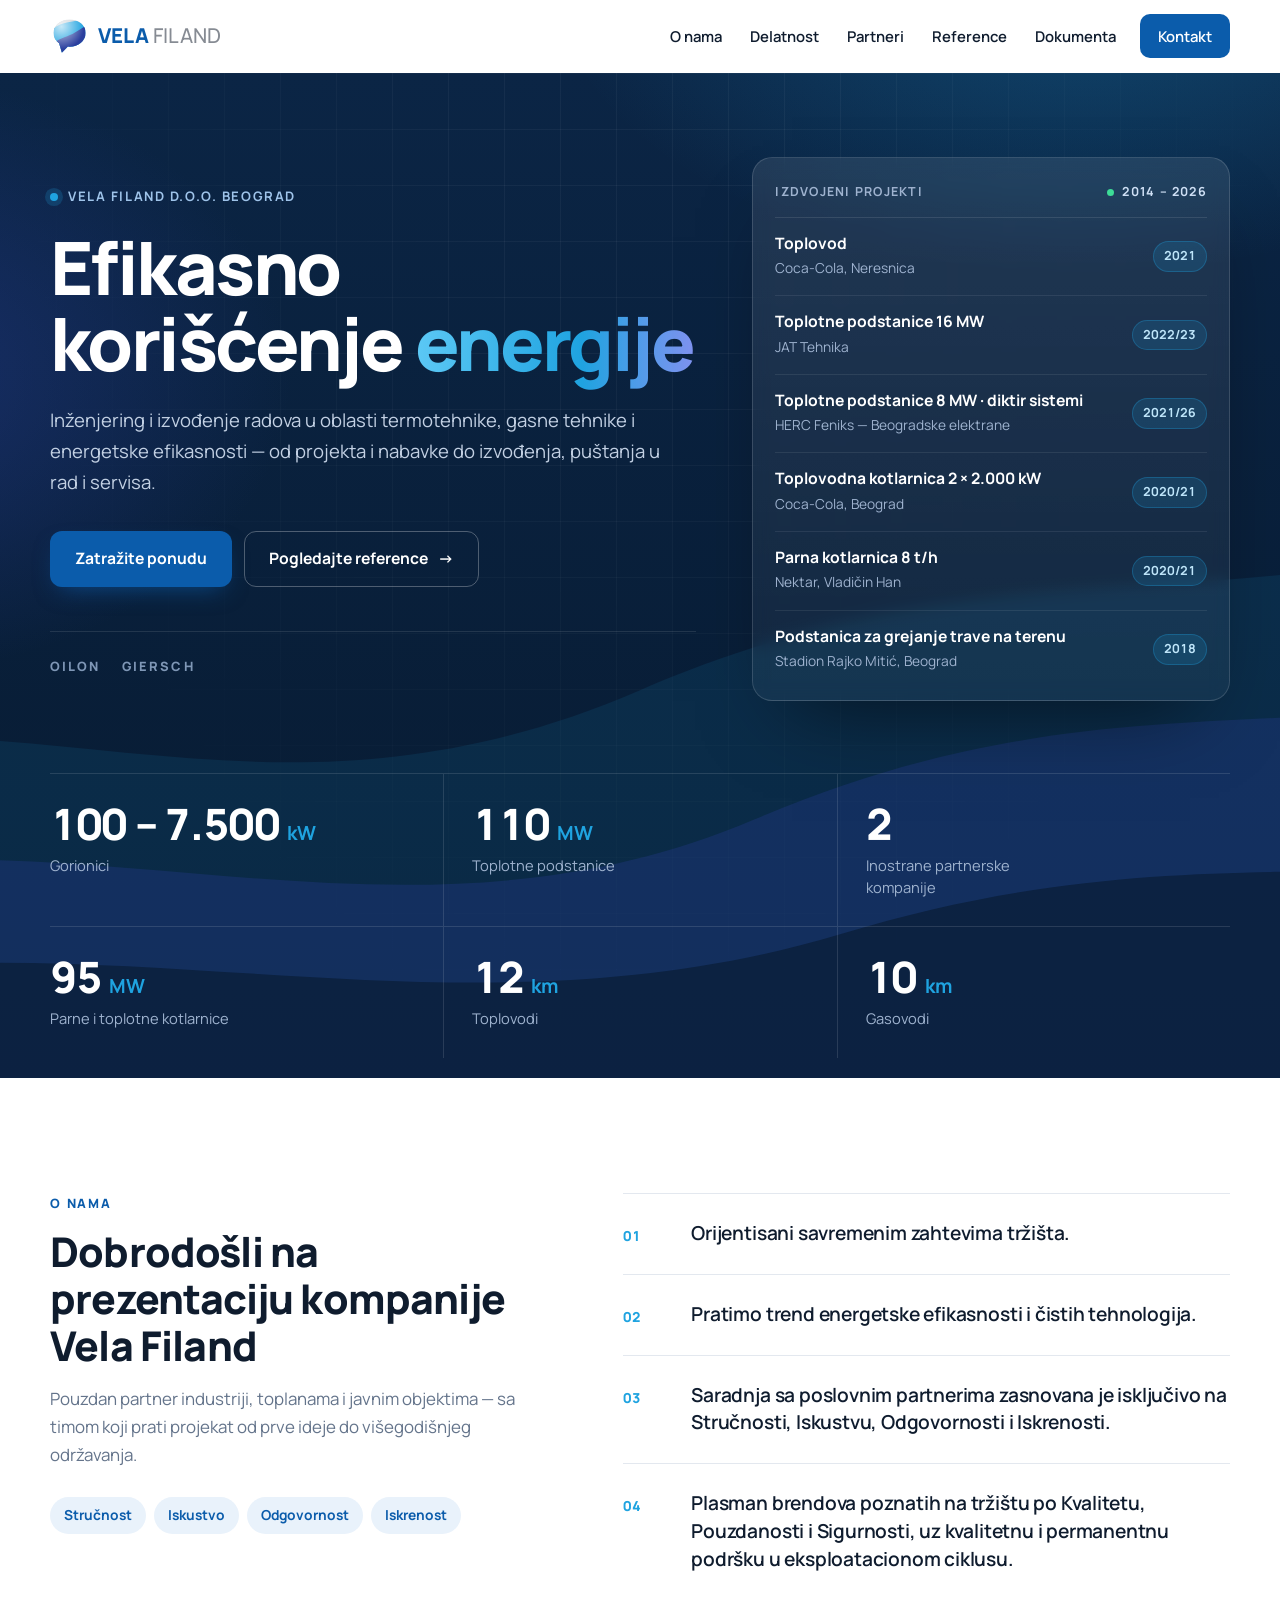
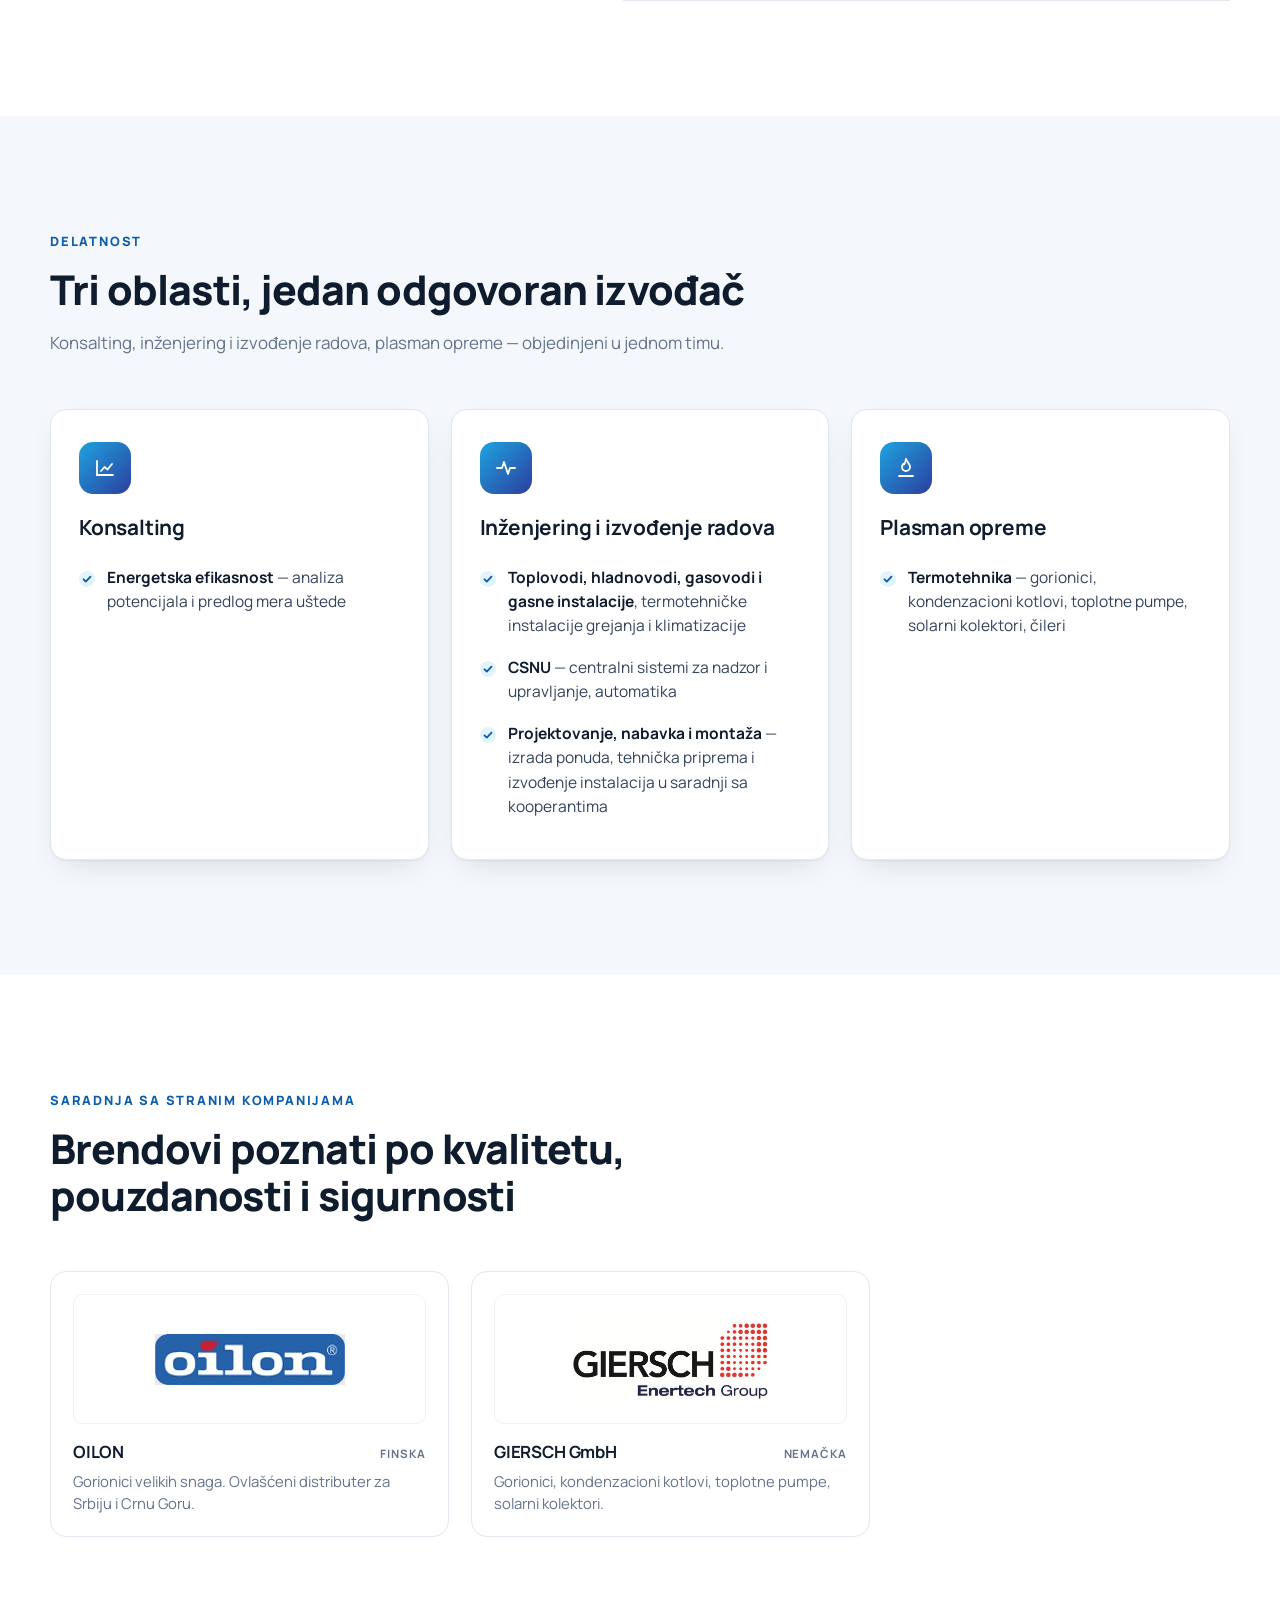
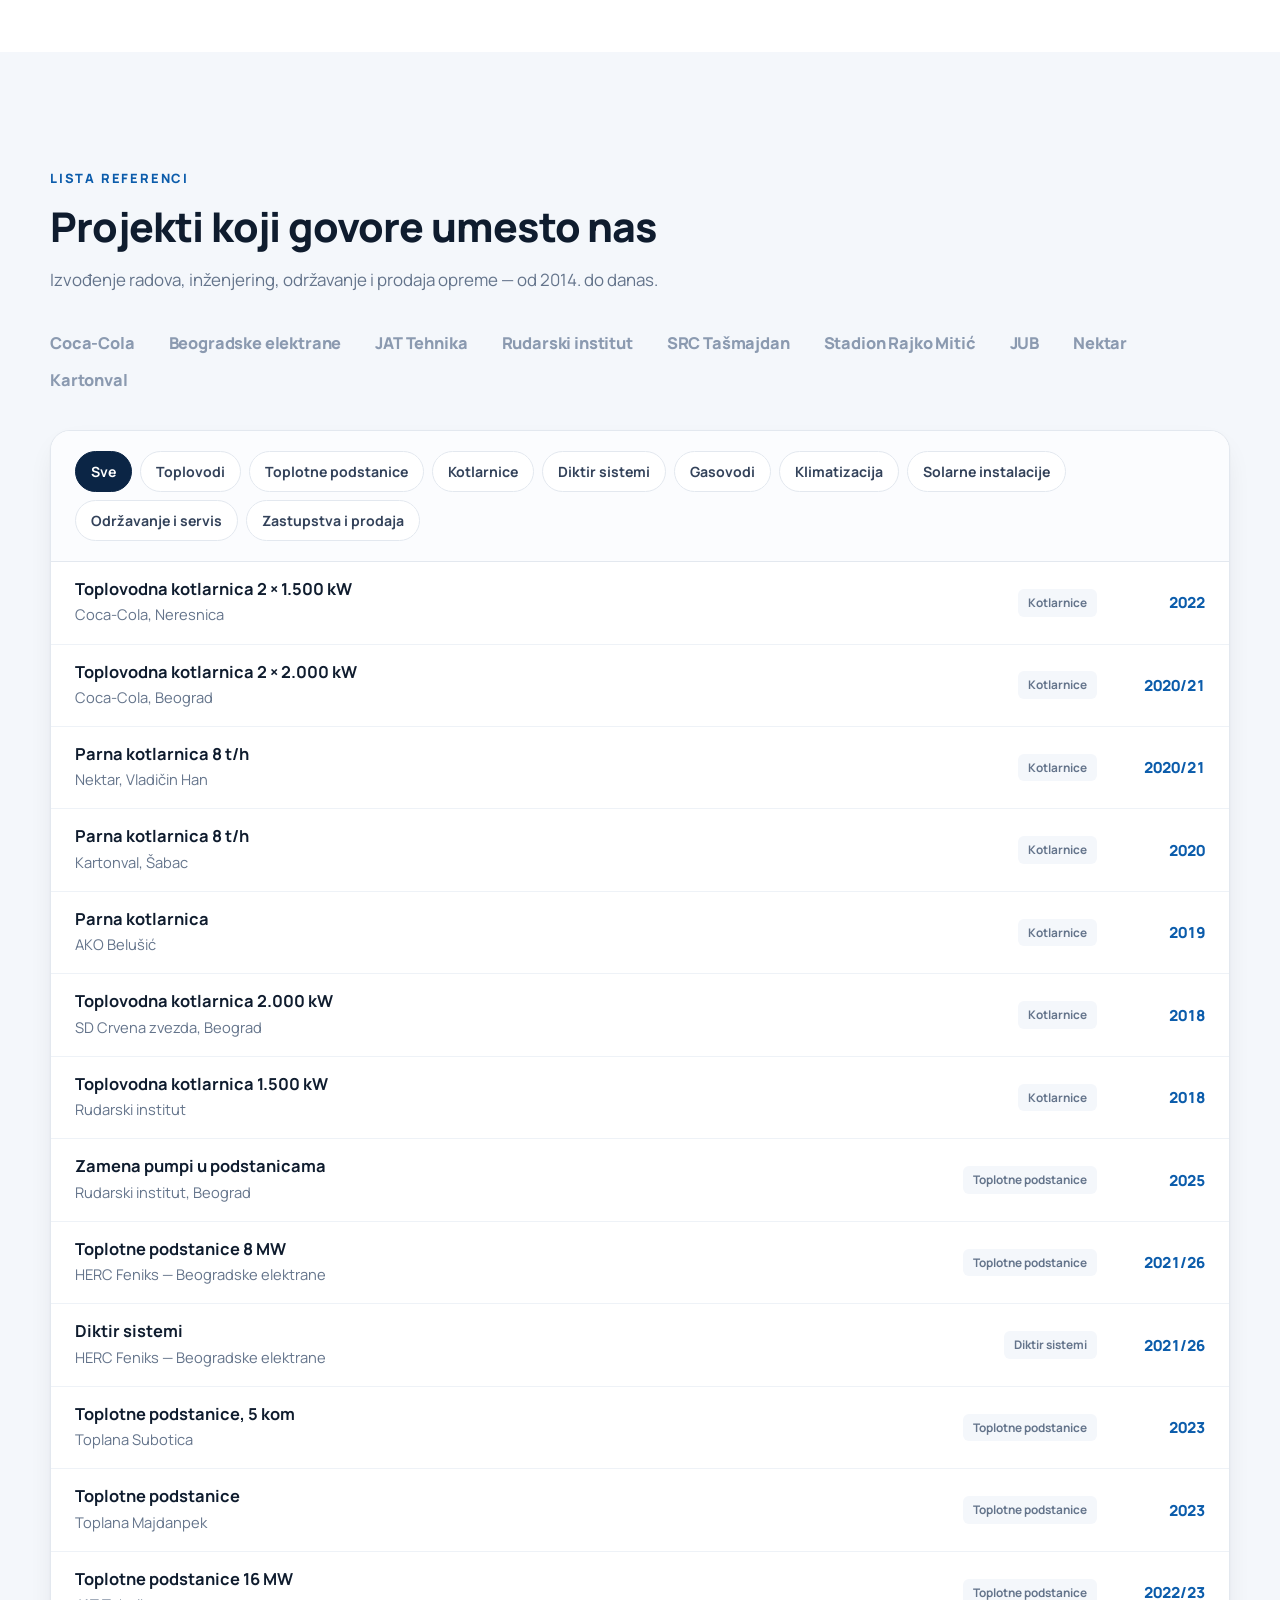
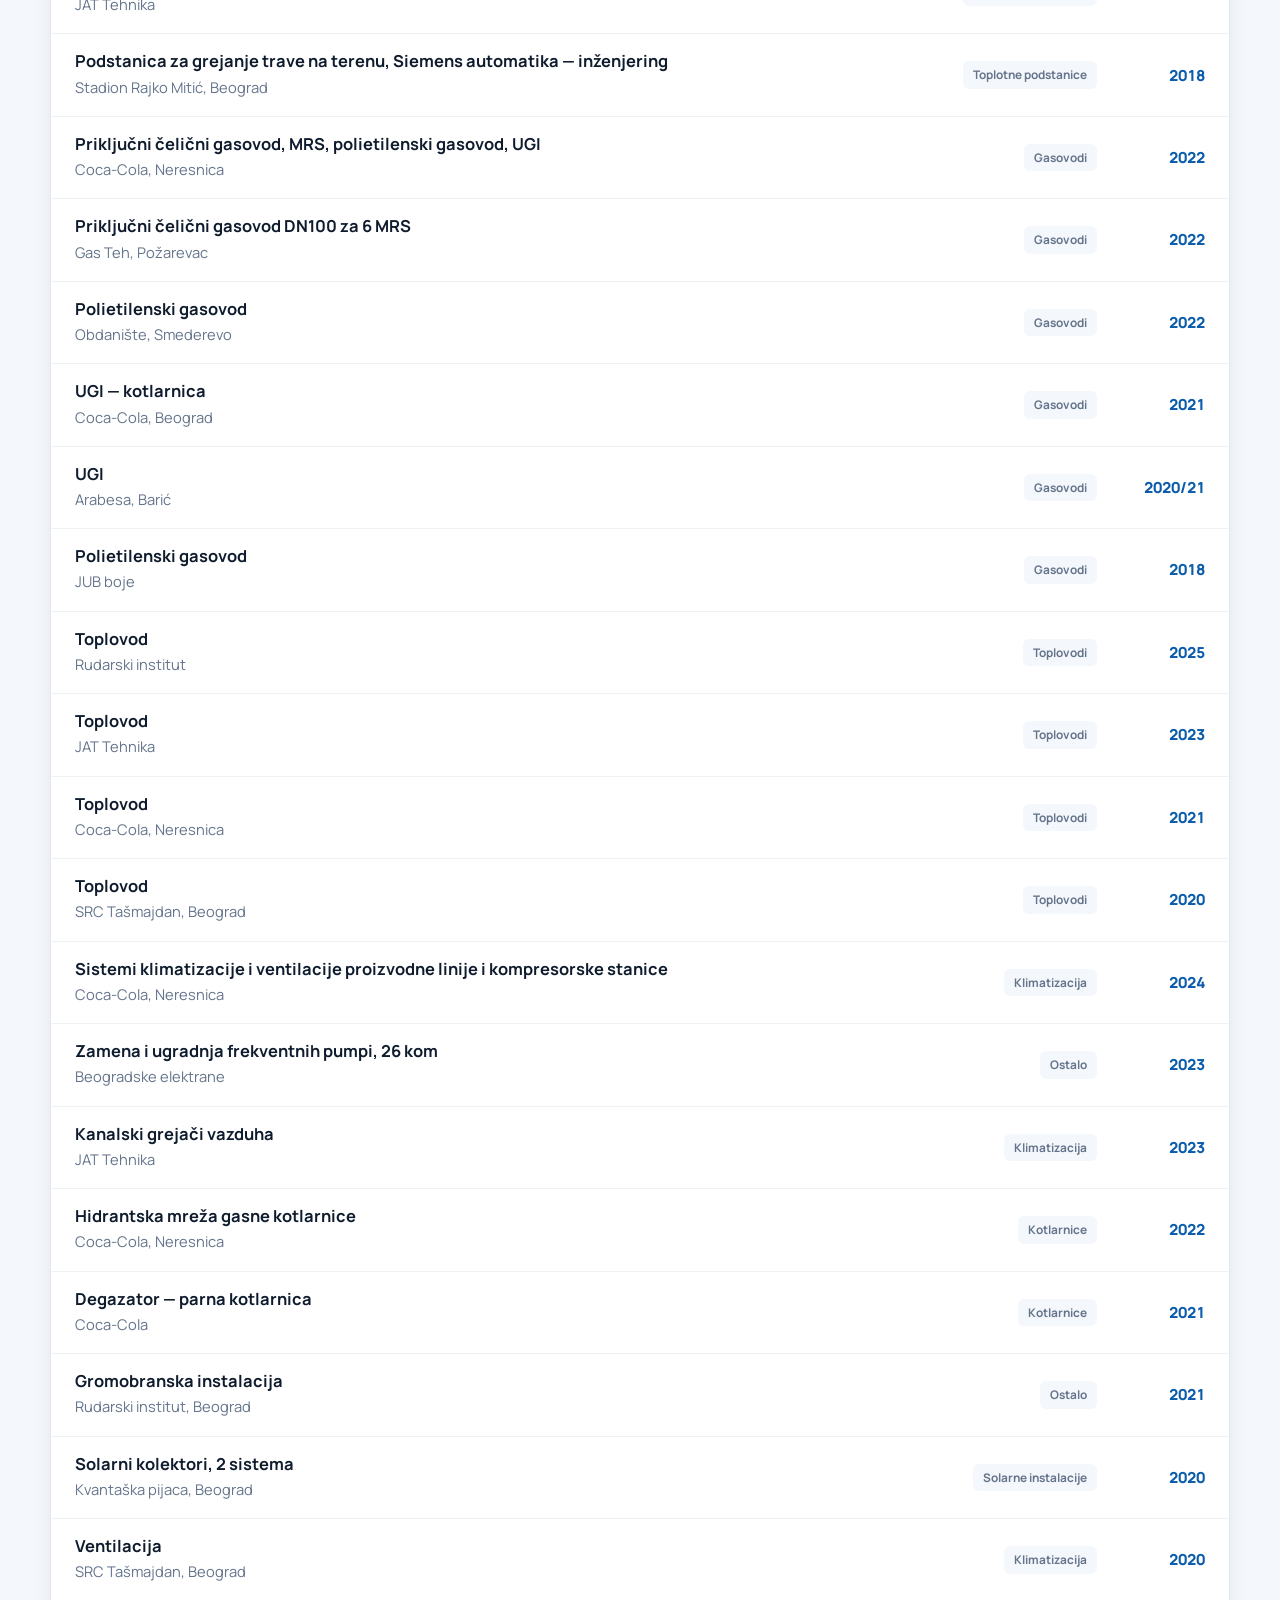
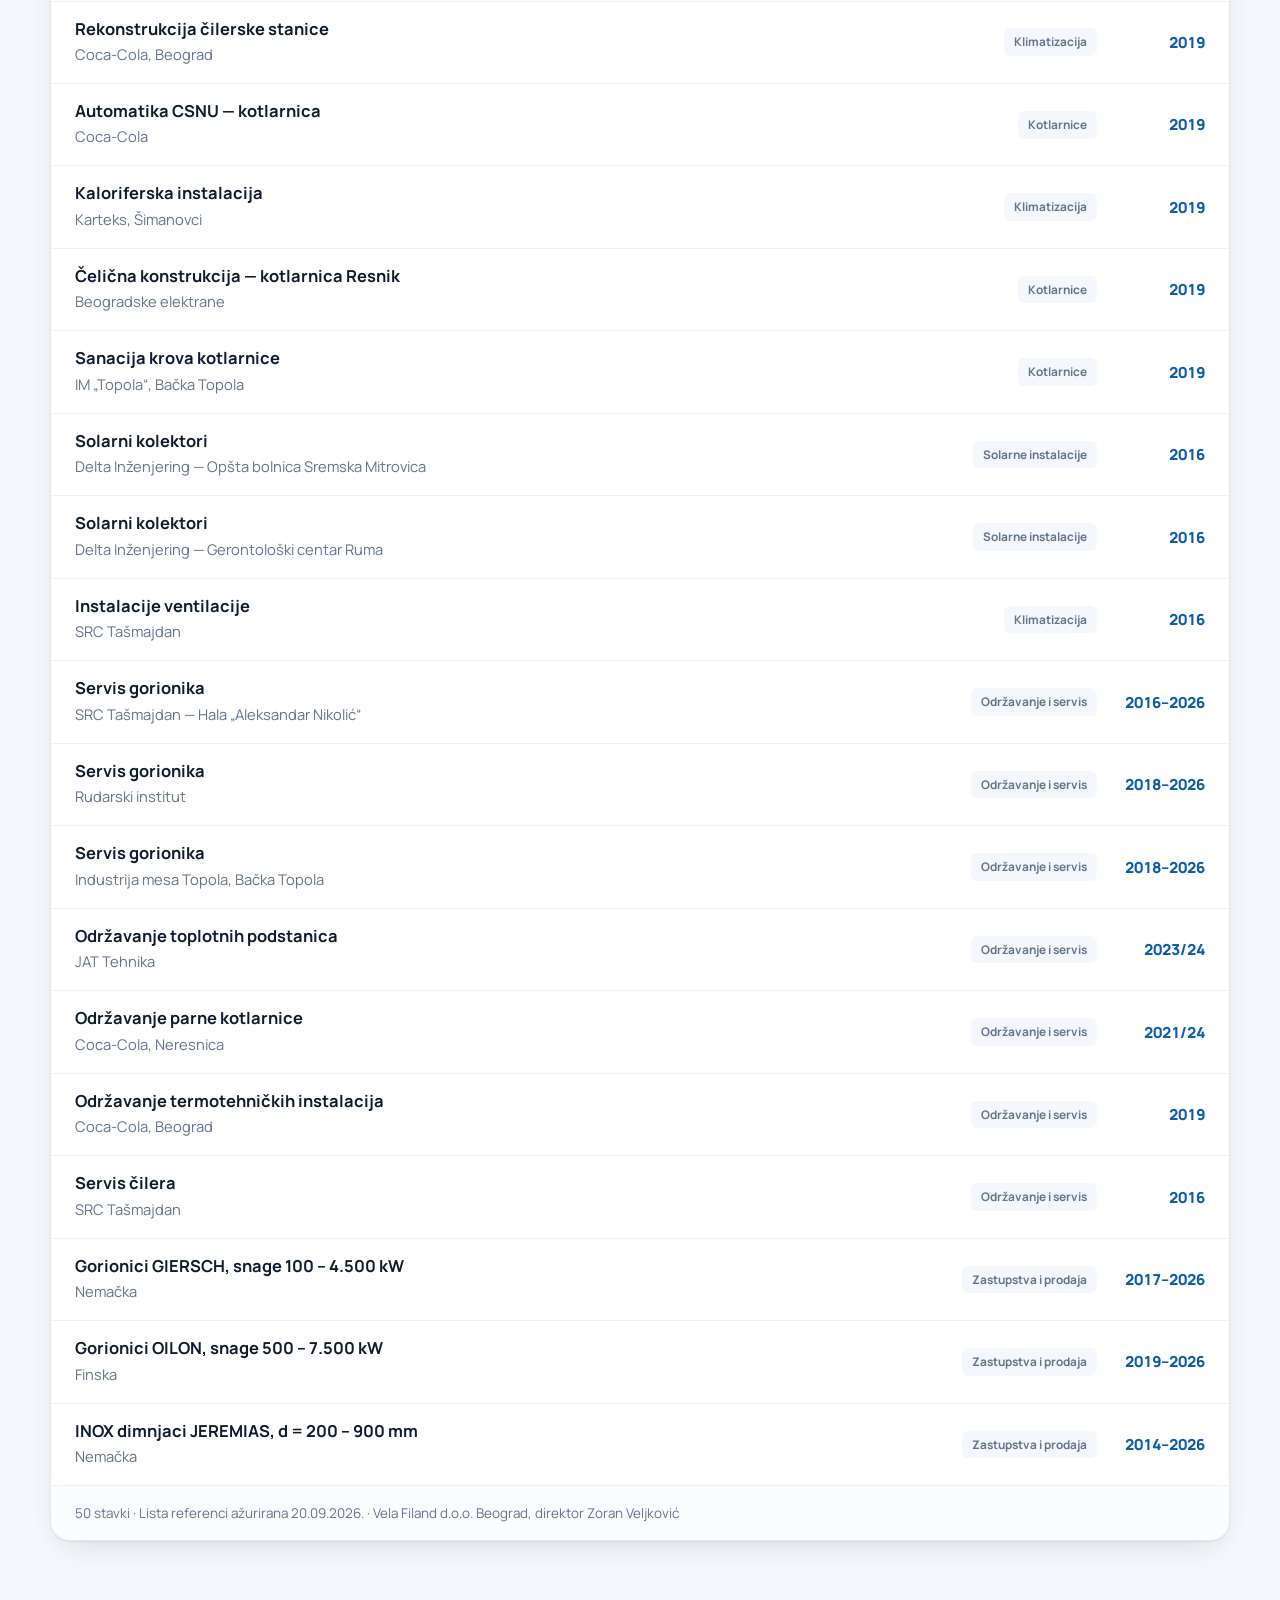
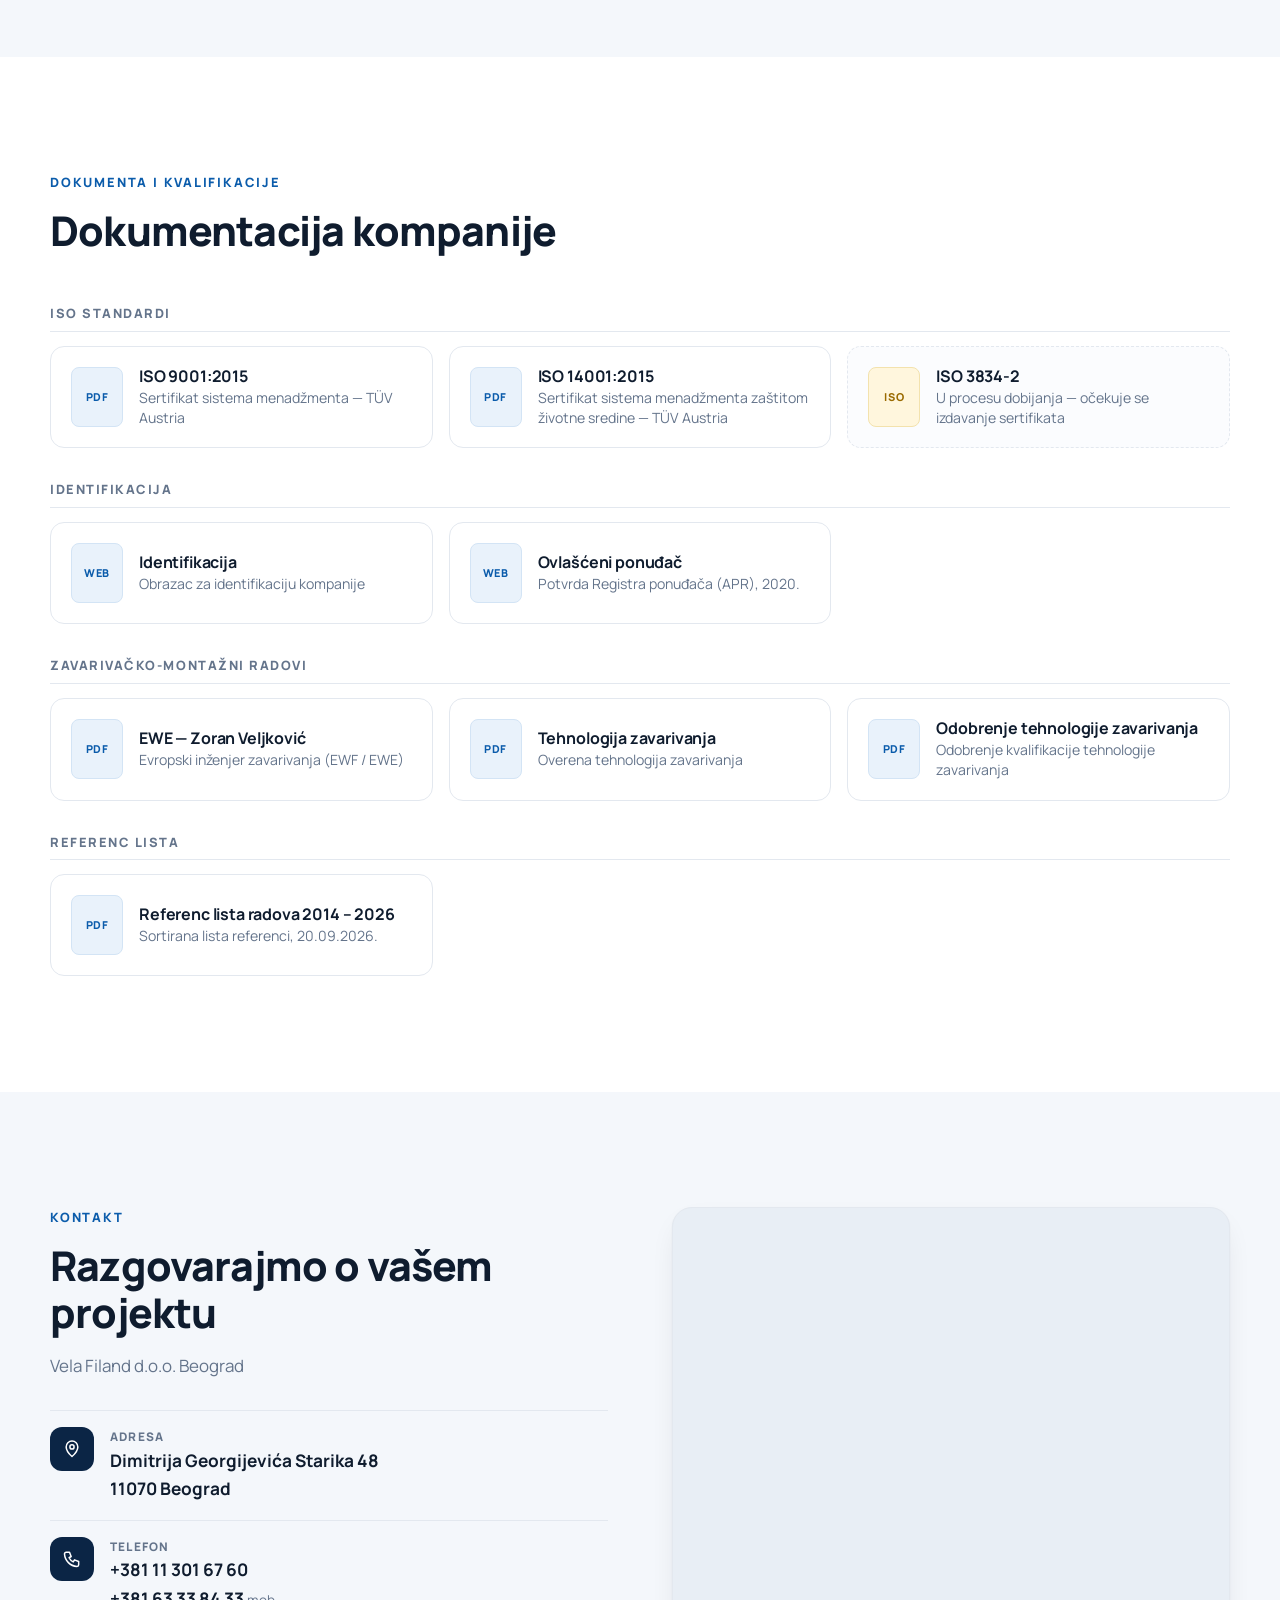
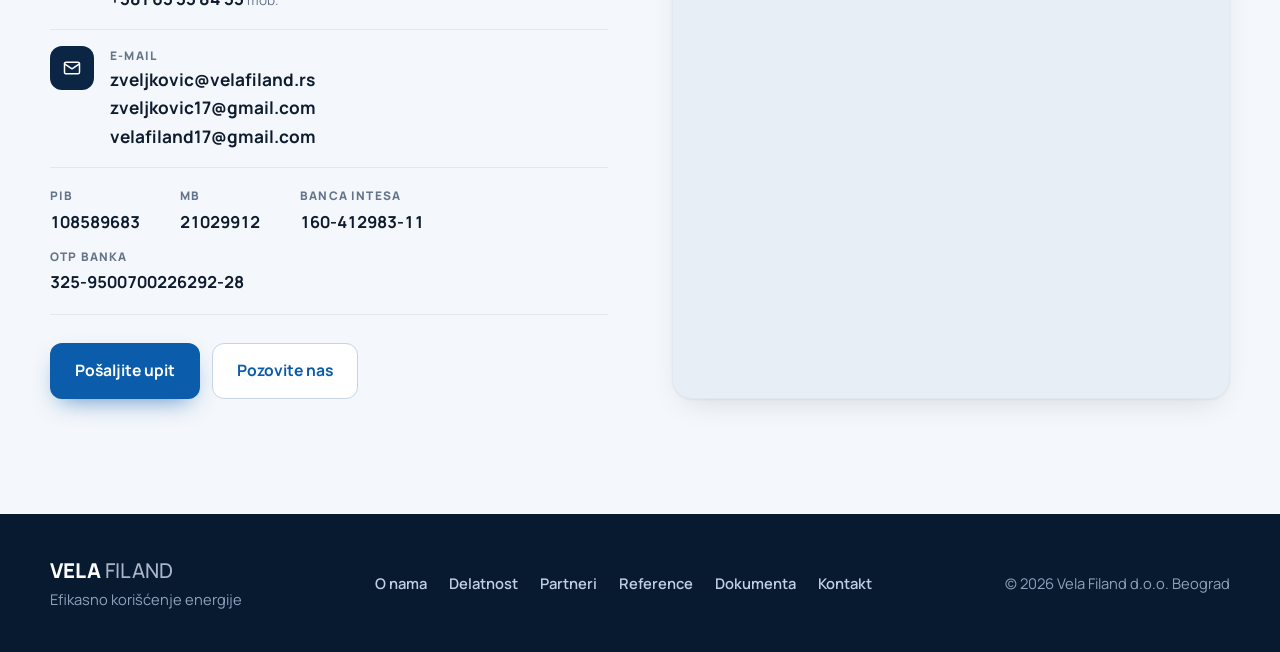
<file: index.html>
<!DOCTYPE html>
<html lang="sr-Latn">
<head>
<meta charset="utf-8">
<meta name="viewport" content="width=device-width, initial-scale=1">
<title>Vela Filand Beograd — termotehnika, kotlarnice, gasovodi</title>
<meta name="description" content="Vela Filand d.o.o. Beograd — inženjering i izvođenje radova: kotlarnice, toplotne podstanice, toplovodi, gasovodi i servis gorionika. Zastupnik OILON i GIERSCH.">
<link rel="canonical" href="https://velafiland.rs/">
<meta name="robots" content="index, follow, max-image-preview:large">
<meta property="og:type" content="website">
<meta property="og:site_name" content="Vela Filand">
<meta property="og:locale" content="sr_RS">
<meta property="og:url" content="https://velafiland.rs/">
<meta property="og:title" content="Vela Filand — Efikasno korišćenje energije">
<meta property="og:description" content="Inženjering i izvođenje radova u oblasti termotehnike, gasne tehnike i energetske efikasnosti: kotlarnice, toplotne podstanice, toplovodi i gasovodi.">
<meta property="og:image" content="https://velafiland.rs/assets/og-image.png">
<meta property="og:image:width" content="1200">
<meta property="og:image:height" content="630">
<meta property="og:image:alt" content="Vela Filand — Efikasno korišćenje energije">
<meta name="twitter:card" content="summary_large_image">
<script type="application/ld+json">{"@context": "https://schema.org", "@type": "HVACBusiness", "@id": "https://velafiland.rs/#organization", "name": "Vela Filand", "legalName": "VELA FILAND DOO BEOGRAD-NOVI BEOGRAD", "url": "https://velafiland.rs/", "logo": "https://velafiland.rs/assets/logo.png", "image": "https://velafiland.rs/assets/og-image.png", "description": "Vela Filand d.o.o. Beograd — inženjering i izvođenje radova: kotlarnice, toplotne podstanice, toplovodi, gasovodi i servis gorionika. Zastupnik OILON i GIERSCH.", "slogan": "Efikasno korišćenje energije", "telephone": "+381113016760", "email": "zveljkovic@velafiland.rs", "taxID": "108589683", "address": {"@type": "PostalAddress", "streetAddress": "Dimitrija Georgijevića Starika 48", "postalCode": "11070", "addressLocality": "Beograd", "addressCountry": "RS"}, "contactPoint": [{"@type": "ContactPoint", "telephone": "+381113016760", "contactType": "sales", "areaServed": "RS", "availableLanguage": ["sr"]}, {"@type": "ContactPoint", "telephone": "+38163338433", "contactType": "customer service", "areaServed": "RS", "availableLanguage": ["sr"]}], "areaServed": {"@type": "Country", "name": "Srbija"}, "knowsAbout": ["Termotehnika", "Gasne instalacije", "Gasovodi", "Toplovodi", "Parne i toplovodne kotlarnice", "Toplotne podstanice", "Diktir sistemi", "Servis gorionika", "Energetska efikasnost", "Klimatizacija i ventilacija", "Solarne instalacije", "CSNU automatika"], "hasCredential": [{"@type": "EducationalOccupationalCredential", "credentialCategory": "certificate", "name": "EN ISO 9001:2015", "recognizedBy": {"@type": "Organization", "name": "TÜV AUSTRIA"}}, {"@type": "EducationalOccupationalCredential", "credentialCategory": "certificate", "name": "EN ISO 14001:2015", "recognizedBy": {"@type": "Organization", "name": "TÜV AUSTRIA"}}], "brand": [{"@type": "Brand", "name": "OILON"}, {"@type": "Brand", "name": "GIERSCH"}]}</script>
<script type="application/ld+json">{"@context": "https://schema.org", "@type": "WebSite", "@id": "https://velafiland.rs/#website", "url": "https://velafiland.rs/", "name": "Vela Filand", "inLanguage": "sr-Latn", "publisher": {"@id": "https://velafiland.rs/#organization"}}</script>
<meta name="theme-color" content="#071a30">
<link rel="icon" href="assets/favicon.svg" type="image/svg+xml">
<link rel="apple-touch-icon" href="assets/logo.png">
<link rel="preconnect" href="https://fonts.googleapis.com">
<link rel="preconnect" href="https://fonts.gstatic.com" crossorigin>
<link href="https://fonts.googleapis.com/css2?family=Manrope:wght@400;500;600;700;800&display=swap" rel="stylesheet">
<link rel="stylesheet" href="assets/style.css?v=5">
</head>
<body>
<a class="skip" href="#sadrzaj">Preskoči na sadržaj</a>

<header class="site-header" id="top">
  <div class="wrap header-inner">
    <a class="brand" href="#top" aria-label="Vela Filand — početna">
      <svg class="brand-mark" viewBox="0 0 64 64" aria-hidden="true">
        <defs>
          <clipPath id="vf-clip"><ellipse cx="33" cy="27" rx="27" ry="23"/><path d="M14 40 L20 60 L34 46 Z"/></clipPath>
          <radialGradient id="vf-shine" cx="30%" cy="25%" r="60%"><stop offset="0" stop-color="#fff" stop-opacity=".75"/><stop offset="1" stop-color="#fff" stop-opacity="0"/></radialGradient>
        </defs>
        <g clip-path="url(#vf-clip)">
          <rect width="64" height="64" fill="#c9ced4"/>
          <path d="M0 26 C16 4 40 12 64 0 L64 64 L0 64Z" fill="#1fa3e0"/>
          <path d="M0 50 C14 34 30 34 42 26 C50 21 58 16 64 12 L64 64 L0 64Z" fill="#2b3f9e"/>
          <rect width="64" height="64" fill="url(#vf-shine)"/>
        </g>
      </svg>
      <span class="brand-name"><b>VELA</b> FILAND</span>
    </a>
    <nav class="nav" id="nav" aria-label="Glavna navigacija">
      <a href="#o-nama">O nama</a>
      <a href="#delatnost">Delatnost</a>
      <a href="#partneri">Partneri</a>
      <a href="#reference">Reference</a>
      <a href="#dokumenta">Dokumenta</a>
      <a class="nav-cta" href="#kontakt">Kontakt</a>
    </nav>
    <button class="nav-toggle" id="navToggle" aria-label="Meni" aria-expanded="false" aria-controls="nav"><span></span><span></span><span></span></button>
  </div>
</header>

<main id="sadrzaj">

<!-- HERO -->
<section class="hero">
  <div class="hero-bg" aria-hidden="true">
    <svg viewBox="0 0 1440 700" preserveAspectRatio="xMidYMid slice">
      <path d="M0 520 C240 380 420 560 720 430 C1020 300 1200 420 1440 250 L1440 700 L0 700Z" fill="#1fa3e0" opacity=".10"/>
      <path d="M0 600 C260 470 520 640 800 520 C1080 400 1240 500 1440 380 L1440 700 L0 700Z" fill="#2b3f9e" opacity=".28"/>
      <path d="M0 660 C300 560 560 690 860 600 C1120 520 1280 590 1440 520 L1440 700 L0 700Z" fill="#071a30" opacity=".6"/>
    </svg>
  </div>
  <div class="wrap hero-grid">
    <div class="hero-copy">
      <p class="eyebrow"><span class="dot"></span>Vela Filand d.o.o. Beograd</p>
      <h1>Efikasno korišćenje <em>energije</em></h1>
      <p class="lead">Inženjering i izvođenje radova u oblasti termotehnike, gasne tehnike i energetske efikasnosti — od projekta i nabavke do izvođenja, puštanja u rad i servisa.</p>
      <div class="hero-actions">
        <a class="btn btn-primary" href="#kontakt">Zatražite ponudu</a>
        <a class="btn btn-ghost" href="#reference">Pogledajte reference <span aria-hidden="true">→</span></a>
      </div>
      <ul class="hero-brands" aria-label="Zastupani brendovi">
        <li>OILON</li><li>GIERSCH</li>
      </ul>
    </div>

    <aside class="hero-panel" aria-label="Izdvojeni projekti">
      <div class="panel-head"><span>Izdvojeni projekti</span><span class="live"><i></i>2014 – 2026</span></div>
      <ul class="panel-list">
        <li><div><strong>Toplovod</strong><span>Coca-Cola, Neresnica</span></div><b>2021</b></li>
        <li><div><strong>Toplotne podstanice 16 MW</strong><span>JAT Tehnika</span></div><b>2022/23</b></li>
        <li><div><strong>Toplotne podstanice 8 MW · diktir sistemi</strong><span>HERC Feniks — Beogradske elektrane</span></div><b>2021/26</b></li>
        <li><div><strong>Toplovodna kotlarnica 2 × 2.000 kW</strong><span>Coca-Cola, Beograd</span></div><b>2020/21</b></li>
        <li><div><strong>Parna kotlarnica 8 t/h</strong><span>Nektar, Vladičin Han</span></div><b>2020/21</b></li>
        <li><div><strong>Podstanica za grejanje trave na terenu</strong><span>Stadion Rajko Mitić, Beograd</span></div><b>2018</b></li>
      </ul>
    </aside>
  </div>

  <div class="wrap">
    <dl class="stats">
      <div><dt>100 – 7.500 <small>kW</small></dt><dd>Gorionici</dd></div>
      <div><dt>110 <small>MW</small></dt><dd>Toplotne podstanice</dd></div>
      <div><dt>2</dt><dd>Inostrane partnerske kompanije</dd></div>
      <div><dt>95 <small>MW</small></dt><dd>Parne i toplotne kotlarnice</dd></div>
      <div><dt>12 <small>km</small></dt><dd>Toplovodi</dd></div>
      <div><dt>10 <small>km</small></dt><dd>Gasovodi</dd></div>
    </dl>
  </div>
</section>

<!-- O NAMA -->
<section class="section" id="o-nama">
  <div class="wrap split">
    <div class="split-head reveal">
      <p class="kicker">O nama</p>
      <h2>Dobrodošli na prezentaciju kompanije Vela Filand</h2>
      <p class="muted">Pouzdan partner industriji, toplanama i javnim objektima — sa timom koji prati projekat od prve ideje do višegodišnjeg održavanja.</p>
      <div class="values" aria-label="Vrednosti">
        <span>Stručnost</span><span>Iskustvo</span><span>Odgovornost</span><span>Iskrenost</span>
      </div>
    </div>
    <ol class="principles">
      <li class="reveal"><span class="num">01</span><p>Orijentisani savremenim zahtevima tržišta.</p></li>
      <li class="reveal"><span class="num">02</span><p>Pratimo trend energetske efikasnosti i čistih tehnologija.</p></li>
      <li class="reveal"><span class="num">03</span><p>Saradnja sa poslovnim partnerima zasnovana je isključivo na Stručnosti, Iskustvu, Odgovornosti i Iskrenosti.</p></li>
      <li class="reveal"><span class="num">04</span><p>Plasman brendova poznatih na tržištu po Kvalitetu, Pouzdanosti i Sigurnosti, uz kvalitetnu i permanentnu podršku u eksploatacionom ciklusu.</p></li>
    </ol>
  </div>
</section>

<!-- DELATNOST -->
<section class="section section-tint" id="delatnost">
  <div class="wrap">
    <div class="section-head reveal">
      <p class="kicker">Delatnost</p>
      <h2>Tri oblasti, jedan odgovoran izvođač</h2>
      <p class="muted">Konsalting, inženjering i izvođenje radova, plasman opreme — objedinjeni u jednom timu.</p>
    </div>

    <div class="cards3">
      <article class="card reveal">
        <div class="icon" aria-hidden="true"><svg viewBox="0 0 24 24"><path d="M4 19V5"/><path d="M4 19h16"/><path d="M8 15l3.500-4 3 2.500L19 8"/></svg></div>
        <h3>Konsalting</h3>
        <ul class="ticks">
          <li><b>Energetska efikasnost</b> — analiza potencijala i predlog mera uštede</li>
        </ul>
      </article>

      <article class="card reveal">
        <div class="icon" aria-hidden="true"><svg viewBox="0 0 24 24"><path d="M3 12h5l2-6 4 12 2-6h5"/></svg></div>
        <h3>Inženjering i izvođenje radova</h3>
        <ul class="ticks">
          <li><b>Toplovodi, hladnovodi, gasovodi i gasne instalacije</b>, termotehničke instalacije grejanja i klimatizacije</li>
          <li><b>CSNU</b> — centralni sistemi za nadzor i upravljanje, automatika</li>
          <li><b>Projektovanje, nabavka i montaža</b> — izrada ponuda, tehnička priprema i izvođenje instalacija u saradnji sa kooperantima</li>
        </ul>
      </article>

      <article class="card reveal">
        <div class="icon" aria-hidden="true"><svg viewBox="0 0 24 24"><path d="M12 3c1 3 4 4.5 4 8a4 4 0 0 1-8 0c0-1.500.6-2.400 1.300-3.200C9.800 9.500 11 8 12 3Z"/><path d="M5 20h14"/></svg></div>
        <h3>Plasman opreme</h3>
        <ul class="ticks">
          <li><b>Termotehnika</b> — gorionici, kondenzacioni kotlovi, toplotne pumpe, solarni kolektori, čileri</li>
        </ul>
      </article>
    </div>

  </div>
</section>

<!-- PARTNERI -->
<section class="section" id="partneri">
  <div class="wrap">
    <div class="section-head reveal">
      <p class="kicker">Saradnja sa stranim kompanijama</p>
      <h2>Brendovi poznati po kvalitetu, pouzdanosti i sigurnosti</h2>
    </div>
    <div class="partners">
      <a class="partner reveal" href="http://www.oilon.com/" target="_blank" rel="noopener">
        <span class="plogo"><img src="assets/2.jpg" alt="OILON — gorionici velikih snaga" width="190" height="51" loading="lazy"></span>
        <h3>OILON <small>Finska</small></h3>
        <p>Gorionici velikih snaga. Ovlašćeni distributer za Srbiju i Crnu Goru.</p>
      </a>
      <a class="partner reveal" href="http://www.giersch.de/" target="_blank" rel="noopener">
        <span class="plogo"><img src="assets/gierch.jpg" alt="GIERSCH — gorionici, kotlovi, toplotne pumpe" width="413" height="167" loading="lazy"></span>
        <h3>GIERSCH GmbH <small>Nemačka</small></h3>
        <p>Gorionici, kondenzacioni kotlovi, toplotne pumpe, solarni kolektori.</p>
      </a>
    </div>
  </div>
</section>

<!-- REFERENCE -->
<section class="section section-tint" id="reference">
  <div class="wrap">
    <div class="section-head reveal">
      <p class="kicker">Lista referenci</p>
      <h2>Projekti koji govore umesto nas</h2>
      <p class="muted">Izvođenje radova, inženjering, održavanje i prodaja opreme — od 2014. do danas.</p>
    </div>

    <div class="clients reveal" aria-label="Neki od naručilaca">
      <span>Coca-Cola</span><span>Beogradske elektrane</span><span>JAT Tehnika</span><span>Rudarski institut</span><span>SRC Tašmajdan</span><span>Stadion Rajko Mitić</span><span>JUB</span><span>Nektar</span><span>Kartonval</span>
    </div>

    <div class="ref-box reveal">
      <div class="chips" id="refChips" role="tablist" aria-label="Kategorije referenci"></div>
      <ul class="ref-list" id="refList">
        <li data-cat="kotlarnice"><div class="ref-main"><strong>Toplovodna kotlarnica 2 × 1.500 kW</strong><span>Coca-Cola, Neresnica</span></div><span class="ref-cat">Kotlarnice</span><b class="ref-year">2022</b></li>
        <li data-cat="kotlarnice"><div class="ref-main"><strong>Toplovodna kotlarnica 2 × 2.000 kW</strong><span>Coca-Cola, Beograd</span></div><span class="ref-cat">Kotlarnice</span><b class="ref-year">2020/21</b></li>
        <li data-cat="kotlarnice"><div class="ref-main"><strong>Parna kotlarnica 8 t/h</strong><span>Nektar, Vladičin Han</span></div><span class="ref-cat">Kotlarnice</span><b class="ref-year">2020/21</b></li>
        <li data-cat="kotlarnice"><div class="ref-main"><strong>Parna kotlarnica 8 t/h</strong><span>Kartonval, Šabac</span></div><span class="ref-cat">Kotlarnice</span><b class="ref-year">2020</b></li>
        <li data-cat="kotlarnice"><div class="ref-main"><strong>Parna kotlarnica</strong><span>AKO Belušić</span></div><span class="ref-cat">Kotlarnice</span><b class="ref-year">2019</b></li>
        <li data-cat="kotlarnice"><div class="ref-main"><strong>Toplovodna kotlarnica 2.000 kW</strong><span>SD Crvena zvezda, Beograd</span></div><span class="ref-cat">Kotlarnice</span><b class="ref-year">2018</b></li>
        <li data-cat="kotlarnice"><div class="ref-main"><strong>Toplovodna kotlarnica 1.500 kW</strong><span>Rudarski institut</span></div><span class="ref-cat">Kotlarnice</span><b class="ref-year">2018</b></li>
        <li data-cat="podstanice"><div class="ref-main"><strong>Zamena pumpi u podstanicama</strong><span>Rudarski institut, Beograd</span></div><span class="ref-cat">Toplotne podstanice</span><b class="ref-year">2025</b></li>
        <li data-cat="podstanice"><div class="ref-main"><strong>Toplotne podstanice 8 MW</strong><span>HERC Feniks — Beogradske elektrane</span></div><span class="ref-cat">Toplotne podstanice</span><b class="ref-year">2021/26</b></li>
        <li data-cat="diktir"><div class="ref-main"><strong>Diktir sistemi</strong><span>HERC Feniks — Beogradske elektrane</span></div><span class="ref-cat">Diktir sistemi</span><b class="ref-year">2021/26</b></li>
        <li data-cat="podstanice"><div class="ref-main"><strong>Toplotne podstanice, 5 kom</strong><span>Toplana Subotica</span></div><span class="ref-cat">Toplotne podstanice</span><b class="ref-year">2023</b></li>
        <li data-cat="podstanice"><div class="ref-main"><strong>Toplotne podstanice</strong><span>Toplana Majdanpek</span></div><span class="ref-cat">Toplotne podstanice</span><b class="ref-year">2023</b></li>
        <li data-cat="podstanice"><div class="ref-main"><strong>Toplotne podstanice 16 MW</strong><span>JAT Tehnika</span></div><span class="ref-cat">Toplotne podstanice</span><b class="ref-year">2022/23</b></li>
        <li data-cat="podstanice"><div class="ref-main"><strong>Podstanica za grejanje trave na terenu, Siemens automatika — inženjering</strong><span>Stadion Rajko Mitić, Beograd</span></div><span class="ref-cat">Toplotne podstanice</span><b class="ref-year">2018</b></li>
        <li data-cat="gasovodi"><div class="ref-main"><strong>Priključni čelični gasovod, MRS, polietilenski gasovod, UGI</strong><span>Coca-Cola, Neresnica</span></div><span class="ref-cat">Gasovodi</span><b class="ref-year">2022</b></li>
        <li data-cat="gasovodi"><div class="ref-main"><strong>Priključni čelični gasovod DN100 za 6 MRS</strong><span>Gas Teh, Požarevac</span></div><span class="ref-cat">Gasovodi</span><b class="ref-year">2022</b></li>
        <li data-cat="gasovodi"><div class="ref-main"><strong>Polietilenski gasovod</strong><span>Obdanište, Smederevo</span></div><span class="ref-cat">Gasovodi</span><b class="ref-year">2022</b></li>
        <li data-cat="gasovodi"><div class="ref-main"><strong>UGI — kotlarnica</strong><span>Coca-Cola, Beograd</span></div><span class="ref-cat">Gasovodi</span><b class="ref-year">2021</b></li>
        <li data-cat="gasovodi"><div class="ref-main"><strong>UGI</strong><span>Arabesa, Barić</span></div><span class="ref-cat">Gasovodi</span><b class="ref-year">2020/21</b></li>
        <li data-cat="gasovodi"><div class="ref-main"><strong>Polietilenski gasovod</strong><span>JUB boje</span></div><span class="ref-cat">Gasovodi</span><b class="ref-year">2018</b></li>
        <li data-cat="toplovodi"><div class="ref-main"><strong>Toplovod</strong><span>Rudarski institut</span></div><span class="ref-cat">Toplovodi</span><b class="ref-year">2025</b></li>
        <li data-cat="toplovodi"><div class="ref-main"><strong>Toplovod</strong><span>JAT Tehnika</span></div><span class="ref-cat">Toplovodi</span><b class="ref-year">2023</b></li>
        <li data-cat="toplovodi"><div class="ref-main"><strong>Toplovod</strong><span>Coca-Cola, Neresnica</span></div><span class="ref-cat">Toplovodi</span><b class="ref-year">2021</b></li>
        <li data-cat="toplovodi"><div class="ref-main"><strong>Toplovod</strong><span>SRC Tašmajdan, Beograd</span></div><span class="ref-cat">Toplovodi</span><b class="ref-year">2020</b></li>
        <li data-cat="klima"><div class="ref-main"><strong>Sistemi klimatizacije i ventilacije proizvodne linije i kompresorske stanice</strong><span>Coca-Cola, Neresnica</span></div><span class="ref-cat">Klimatizacija</span><b class="ref-year">2024</b></li>
        <li data-cat="ostalo"><div class="ref-main"><strong>Zamena i ugradnja frekventnih pumpi, 26 kom</strong><span>Beogradske elektrane</span></div><span class="ref-cat">Ostalo</span><b class="ref-year">2023</b></li>
        <li data-cat="klima"><div class="ref-main"><strong>Kanalski grejači vazduha</strong><span>JAT Tehnika</span></div><span class="ref-cat">Klimatizacija</span><b class="ref-year">2023</b></li>
        <li data-cat="kotlarnice"><div class="ref-main"><strong>Hidrantska mreža gasne kotlarnice</strong><span>Coca-Cola, Neresnica</span></div><span class="ref-cat">Kotlarnice</span><b class="ref-year">2022</b></li>
        <li data-cat="kotlarnice"><div class="ref-main"><strong>Degazator — parna kotlarnica</strong><span>Coca-Cola</span></div><span class="ref-cat">Kotlarnice</span><b class="ref-year">2021</b></li>
        <li data-cat="ostalo"><div class="ref-main"><strong>Gromobranska instalacija</strong><span>Rudarski institut, Beograd</span></div><span class="ref-cat">Ostalo</span><b class="ref-year">2021</b></li>
        <li data-cat="solar"><div class="ref-main"><strong>Solarni kolektori, 2 sistema</strong><span>Kvantaška pijaca, Beograd</span></div><span class="ref-cat">Solarne instalacije</span><b class="ref-year">2020</b></li>
        <li data-cat="klima"><div class="ref-main"><strong>Ventilacija</strong><span>SRC Tašmajdan, Beograd</span></div><span class="ref-cat">Klimatizacija</span><b class="ref-year">2020</b></li>
        <li data-cat="klima"><div class="ref-main"><strong>Rekonstrukcija čilerske stanice</strong><span>Coca-Cola, Beograd</span></div><span class="ref-cat">Klimatizacija</span><b class="ref-year">2019</b></li>
        <li data-cat="kotlarnice"><div class="ref-main"><strong>Automatika CSNU — kotlarnica</strong><span>Coca-Cola</span></div><span class="ref-cat">Kotlarnice</span><b class="ref-year">2019</b></li>
        <li data-cat="klima"><div class="ref-main"><strong>Kaloriferska instalacija</strong><span>Karteks, Šimanovci</span></div><span class="ref-cat">Klimatizacija</span><b class="ref-year">2019</b></li>
        <li data-cat="kotlarnice"><div class="ref-main"><strong>Čelična konstrukcija — kotlarnica Resnik</strong><span>Beogradske elektrane</span></div><span class="ref-cat">Kotlarnice</span><b class="ref-year">2019</b></li>
        <li data-cat="kotlarnice"><div class="ref-main"><strong>Sanacija krova kotlarnice</strong><span>IM „Topola“, Bačka Topola</span></div><span class="ref-cat">Kotlarnice</span><b class="ref-year">2019</b></li>
        <li data-cat="solar"><div class="ref-main"><strong>Solarni kolektori</strong><span>Delta Inženjering — Opšta bolnica Sremska Mitrovica</span></div><span class="ref-cat">Solarne instalacije</span><b class="ref-year">2016</b></li>
        <li data-cat="solar"><div class="ref-main"><strong>Solarni kolektori</strong><span>Delta Inženjering — Gerontološki centar Ruma</span></div><span class="ref-cat">Solarne instalacije</span><b class="ref-year">2016</b></li>
        <li data-cat="klima"><div class="ref-main"><strong>Instalacije ventilacije</strong><span>SRC Tašmajdan</span></div><span class="ref-cat">Klimatizacija</span><b class="ref-year">2016</b></li>
        <li data-cat="servis"><div class="ref-main"><strong>Servis gorionika</strong><span>SRC Tašmajdan — Hala „Aleksandar Nikolić“</span></div><span class="ref-cat">Održavanje i servis</span><b class="ref-year">2016–2026</b></li>
        <li data-cat="servis"><div class="ref-main"><strong>Servis gorionika</strong><span>Rudarski institut</span></div><span class="ref-cat">Održavanje i servis</span><b class="ref-year">2018–2026</b></li>
        <li data-cat="servis"><div class="ref-main"><strong>Servis gorionika</strong><span>Industrija mesa Topola, Bačka Topola</span></div><span class="ref-cat">Održavanje i servis</span><b class="ref-year">2018–2026</b></li>
        <li data-cat="servis"><div class="ref-main"><strong>Održavanje toplotnih podstanica</strong><span>JAT Tehnika</span></div><span class="ref-cat">Održavanje i servis</span><b class="ref-year">2023/24</b></li>
        <li data-cat="servis"><div class="ref-main"><strong>Održavanje parne kotlarnice</strong><span>Coca-Cola, Neresnica</span></div><span class="ref-cat">Održavanje i servis</span><b class="ref-year">2021/24</b></li>
        <li data-cat="servis"><div class="ref-main"><strong>Održavanje termotehničkih instalacija</strong><span>Coca-Cola, Beograd</span></div><span class="ref-cat">Održavanje i servis</span><b class="ref-year">2019</b></li>
        <li data-cat="servis"><div class="ref-main"><strong>Servis čilera</strong><span>SRC Tašmajdan</span></div><span class="ref-cat">Održavanje i servis</span><b class="ref-year">2016</b></li>
        <li data-cat="prodaja"><div class="ref-main"><strong>Gorionici GIERSCH, snage 100 – 4.500 kW</strong><span>Nemačka</span></div><span class="ref-cat">Zastupstva i prodaja</span><b class="ref-year">2017–2026</b></li>
        <li data-cat="prodaja"><div class="ref-main"><strong>Gorionici OILON, snage 500 – 7.500 kW</strong><span>Finska</span></div><span class="ref-cat">Zastupstva i prodaja</span><b class="ref-year">2019–2026</b></li>
        <li data-cat="prodaja"><div class="ref-main"><strong>INOX dimnjaci JEREMIAS, d = 200 – 900 mm</strong><span>Nemačka</span></div><span class="ref-cat">Zastupstva i prodaja</span><b class="ref-year">2014–2026</b></li>
      </ul>
      <p class="ref-foot"><span id="refCount"></span> · Lista referenci ažurirana 20.09.2026. · Vela Filand d.o.o. Beograd, direktor Zoran Veljković</p>
    </div>
  </div>
</section>

<!-- DOKUMENTA -->
<section class="section" id="dokumenta">
  <div class="wrap">
    <div class="section-head reveal">
      <p class="kicker">Dokumenta i kvalifikacije</p>
      <h2>Dokumentacija kompanije</h2>
    </div>
    <h3 class="doc-group reveal">ISO standardi</h3>
    <div class="docs">
      <a class="doc reveal" href="assets/docs/ISO-9001-2015.pdf" target="_blank" rel="noopener"><span class="ext">PDF</span><div><h3>ISO 9001:2015</h3><p>Sertifikat sistema menadžmenta — TÜV Austria</p></div></a>
      <a class="doc reveal" href="assets/docs/ISO-14001-2015.pdf" target="_blank" rel="noopener"><span class="ext">PDF</span><div><h3>ISO 14001:2015</h3><p>Sertifikat sistema menadžmenta zaštitom životne sredine — TÜV Austria</p></div></a>
      <div class="doc reveal doc-pending"><span class="ext">ISO</span><div><h3>ISO 3834-2</h3><p>U procesu dobijanja — očekuje se izdavanje sertifikata</p></div></div>
    </div>
    <h3 class="doc-group reveal">Identifikacija</h3>
    <div class="docs">
      <a class="doc reveal" href="identifikacija"><span class="ext">WEB</span><div><h3>Identifikacija</h3><p>Obrazac za identifikaciju kompanije</p></div></a>
      <a class="doc reveal" href="ovlasceni-ponudjac"><span class="ext">WEB</span><div><h3>Ovlašćeni ponuđač</h3><p>Potvrda Registra ponuđača (APR), 2020.</p></div></a>
    </div>
    <h3 class="doc-group reveal">Zavarivačko-montažni radovi</h3>
    <div class="docs">
      <a class="doc reveal" href="assets/docs/EWE-Zoran-Veljkovic.pdf" target="_blank" rel="noopener"><span class="ext">PDF</span><div><h3>EWE — Zoran Veljković</h3><p>Evropski inženjer zavarivanja (EWF / EWE)</p></div></a>
      <a class="doc reveal" href="assets/docs/Tehnologija-zavarivanja.pdf" target="_blank" rel="noopener"><span class="ext">PDF</span><div><h3>Tehnologija zavarivanja</h3><p>Overena tehnologija zavarivanja</p></div></a>
      <a class="doc reveal" href="assets/docs/Odobrenje-kvalifikacije.pdf" target="_blank" rel="noopener"><span class="ext">PDF</span><div><h3>Odobrenje tehnologije zavarivanja</h3><p>Odobrenje kvalifikacije tehnologije zavarivanja</p></div></a>
    </div>
    <h3 class="doc-group reveal">Referenc lista</h3>
    <div class="docs">
      <a class="doc reveal" href="assets/docs/Referenc-lista-2014-2026.pdf" target="_blank" rel="noopener"><span class="ext">PDF</span><div><h3>Referenc lista radova 2014 – 2026</h3><p>Sortirana lista referenci, 20.09.2026.</p></div></a>
    </div>
  </div>
</section>

<!-- KONTAKT -->
<section class="section section-tint" id="kontakt">
  <div class="wrap contact">
    <div class="contact-info reveal">
      <p class="kicker">Kontakt</p>
      <h2>Razgovarajmo o vašem projektu</h2>
      <p class="muted">Vela Filand d.o.o. Beograd</p>

      <ul class="contact-list">
        <li>
          <span class="ci" aria-hidden="true"><svg viewBox="0 0 24 24"><path d="M12 21s7-6.200 7-11.500A7 7 0 0 0 5 9.500C5 14.800 12 21 12 21Z"/><circle cx="12" cy="9.500" r="2.500"/></svg></span>
          <div><small>Adresa</small><a href="https://www.google.com/maps/search/?api=1&query=Dimitrija+Georgijevi%C4%87a+Starike+48%2C+11070+Beograd" target="_blank" rel="noopener">Dimitrija Georgijevića Starika 48<br>11070 Beograd</a></div>
        </li>
        <li>
          <span class="ci" aria-hidden="true"><svg viewBox="0 0 24 24"><path d="M5 4h4l2 5-2.500 1.500a11 11 0 0 0 5 5L15 13l5 2v4a2 2 0 0 1-2 2A16 16 0 0 1 3 6a2 2 0 0 1 2-2Z"/></svg></span>
          <div><small>Telefon</small><a href="tel:+381113016760">+381 11 301 67 60</a><br><a href="tel:+38163338433">+381 63 33 84 33</a> <em>mob.</em></div>
        </li>
        <li>
          <span class="ci" aria-hidden="true"><svg viewBox="0 0 24 24"><rect x="3" y="5" width="18" height="14" rx="2"/><path d="m3 7 9 6 9-6"/></svg></span>
          <div><small>E-mail</small><a href="mailto:zveljkovic@velafiland.rs">zveljkovic@velafiland.rs</a><br><a href="mailto:zveljkovic17@gmail.com">zveljkovic17@gmail.com</a><br><a href="mailto:velafiland17@gmail.com">velafiland17@gmail.com</a></div>
        </li>
      </ul>

      <dl class="legal">
        <div><dt>PIB</dt><dd>108589683</dd></div>
        <div><dt>MB</dt><dd>21029912</dd></div>
        <div><dt>Banca Intesa</dt><dd>160-412983-11</dd></div>
        <div><dt>OTP banka</dt><dd>325-9500700226292-28</dd></div>
      </dl>

      <div class="hero-actions">
        <a class="btn btn-primary" href="mailto:zveljkovic@velafiland.rs?subject=Upit%20sa%20sajta">Pošaljite upit</a>
        <a class="btn btn-outline" href="tel:+381113016760">Pozovite nas</a>
      </div>
    </div>
    <div class="map reveal">
      <iframe title="Mapa — Vela Filand, Dimitrija Georgijevića Starika 48, Beograd" loading="lazy" referrerpolicy="no-referrer-when-downgrade" src="https://www.google.com/maps?q=Dimitrija%20Georgijevi%C4%87a%20Starike%2048%2C%2011070%20Beograd&z=15&output=embed"></iframe>
    </div>
  </div>
</section>

</main>

<footer class="footer">
  <div class="wrap footer-inner">
    <div>
      <span class="brand-name brand-name-light"><b>VELA</b> FILAND</span>
      <p>Efikasno korišćenje energije</p>
    </div>
    <nav aria-label="Navigacija u podnožju">
      <a href="#o-nama">O nama</a><a href="#delatnost">Delatnost</a><a href="#partneri">Partneri</a><a href="#reference">Reference</a><a href="#dokumenta">Dokumenta</a><a href="#kontakt">Kontakt</a>
    </nav>
    <p class="copy">© <span id="year">2026</span> Vela Filand d.o.o. Beograd</p>
  </div>
</footer>

<script src="assets/app.js?v=5"></script>
</body>
</html>
</file>
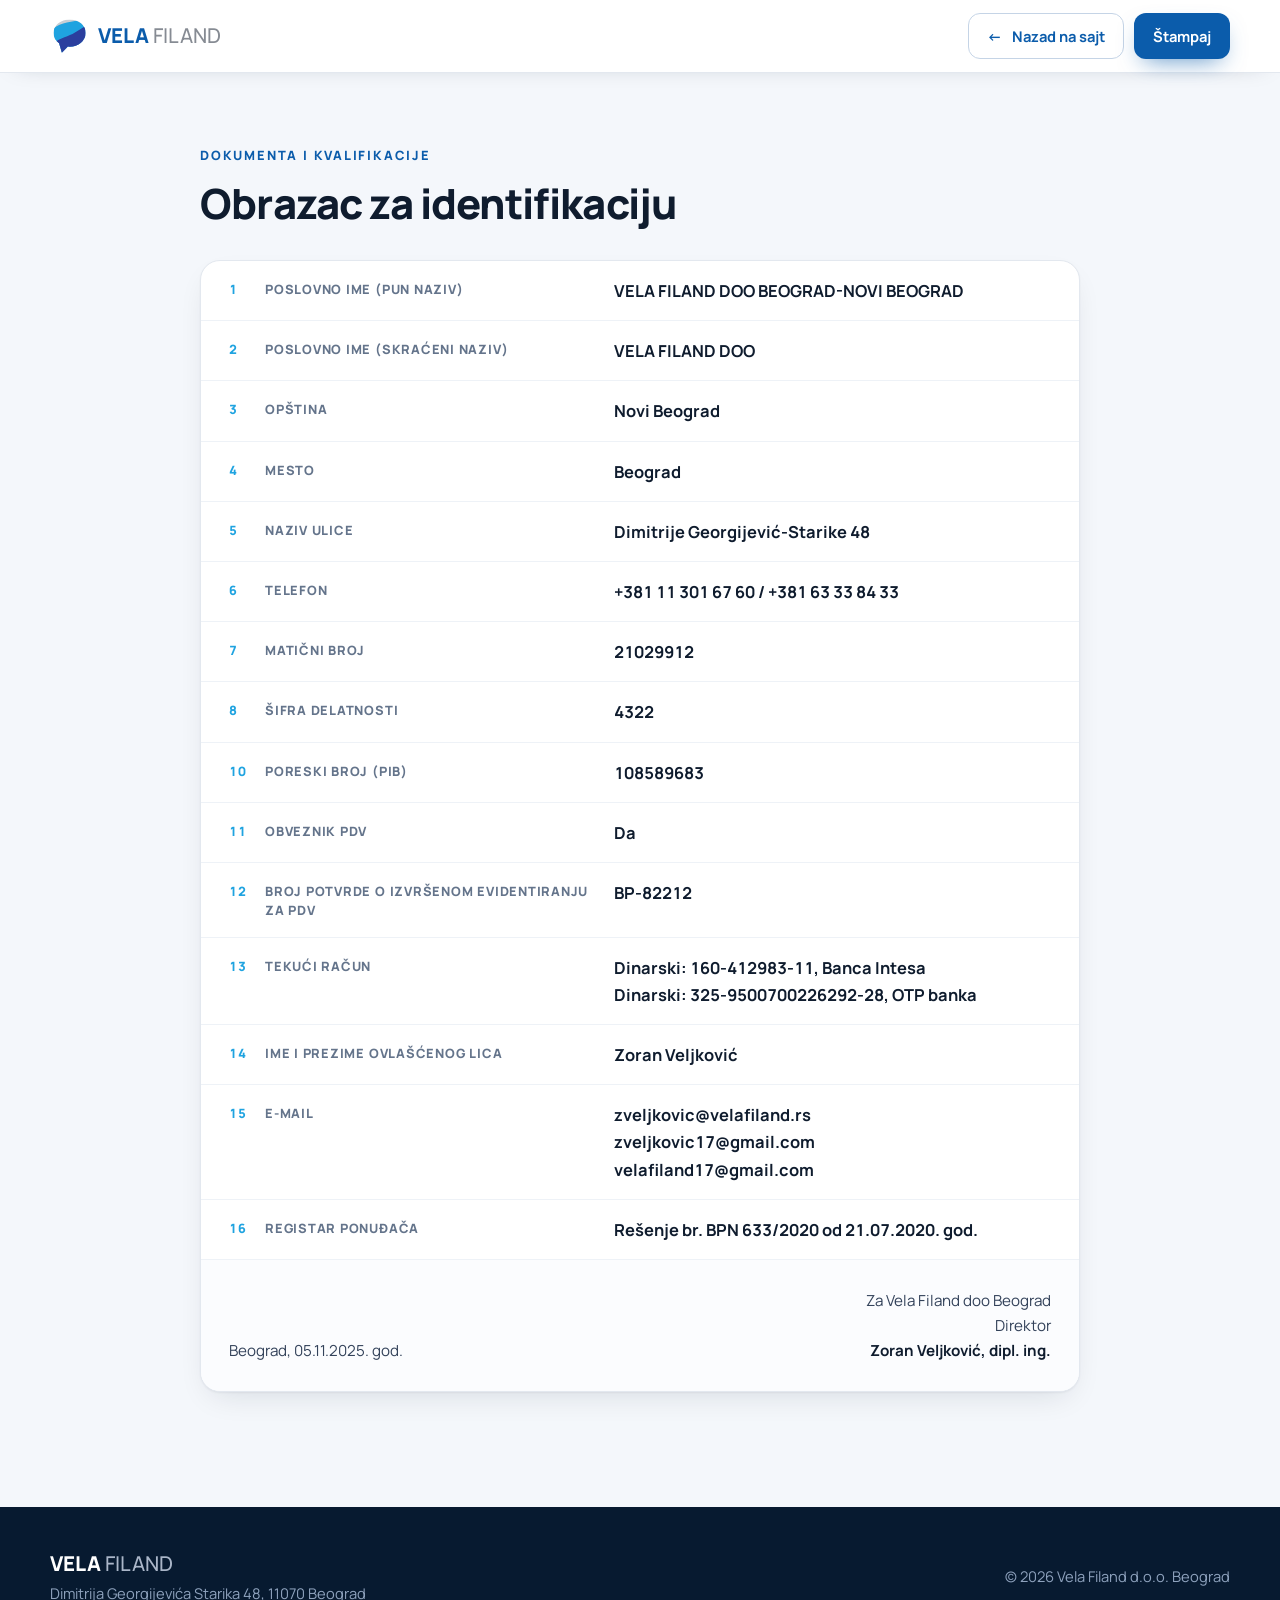
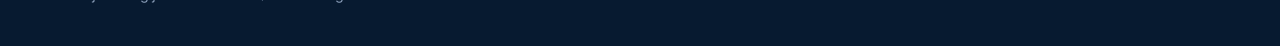
<file: identifikacija.html>
<!DOCTYPE html>
<html lang="sr-Latn">
<head>
<meta charset="utf-8">
<meta name="viewport" content="width=device-width, initial-scale=1">
<title>Obrazac za identifikaciju — Vela Filand</title>
<meta name="description" content="Obrazac za identifikaciju kompanije Vela Filand d.o.o. Beograd — matični broj, PIB, tekući računi i kontakt podaci.">
<link rel="canonical" href="https://velafiland.rs/identifikacija">
<meta property="og:image" content="https://velafiland.rs/assets/og-image.png">
<meta name="theme-color" content="#071a30">
<link rel="icon" href="assets/favicon.svg" type="image/svg+xml">
<link rel="preconnect" href="https://fonts.googleapis.com">
<link rel="preconnect" href="https://fonts.gstatic.com" crossorigin>
<link href="https://fonts.googleapis.com/css2?family=Manrope:wght@400;500;600;700;800&display=swap" rel="stylesheet">
<link rel="stylesheet" href="assets/style.css?v=5">
</head>
<body class="id-page">

<header class="site-header scrolled">
  <div class="wrap header-inner">
    <a class="brand" href="./" aria-label="Vela Filand — početna">
      <svg class="brand-mark" viewBox="0 0 64 64" aria-hidden="true">
        <defs><clipPath id="vf-clip"><ellipse cx="33" cy="27" rx="27" ry="23"/><path d="M14 40 L20 60 L34 46 Z"/></clipPath></defs>
        <g clip-path="url(#vf-clip)">
          <rect width="64" height="64" fill="#c9ced4"/>
          <path d="M0 26 C16 4 40 12 64 0 L64 64 L0 64Z" fill="#1fa3e0"/>
          <path d="M0 50 C14 34 30 34 42 26 C50 21 58 16 64 12 L64 64 L0 64Z" fill="#2b3f9e"/>
        </g>
      </svg>
      <span class="brand-name"><b>VELA</b> FILAND</span>
    </a>
    <nav class="id-nav" aria-label="Navigacija">
      <a class="btn btn-outline" href="./#dokumenta"><span aria-hidden="true">←</span> Nazad na sajt</a>
      <button class="btn btn-primary" type="button" onclick="window.print()">Štampaj</button>
    </nav>
  </div>
</header>

<main class="section section-tint">
  <div class="wrap id-wrap">
    <p class="kicker">Dokumenta i kvalifikacije</p>
    <h1 class="id-title">Obrazac za identifikaciju</h1>

    <div class="id-sheet">
      <dl class="id-table">
        <div><dt><span>1</span>Poslovno ime (pun naziv)</dt><dd>VELA FILAND DOO BEOGRAD-NOVI BEOGRAD</dd></div>
        <div><dt><span>2</span>Poslovno ime (skraćeni naziv)</dt><dd>VELA FILAND DOO</dd></div>
        <div><dt><span>3</span>Opština</dt><dd>Novi Beograd</dd></div>
        <div><dt><span>4</span>Mesto</dt><dd>Beograd</dd></div>
        <div><dt><span>5</span>Naziv ulice</dt><dd>Dimitrije Georgijević-Starike 48</dd></div>
        <div><dt><span>6</span>Telefon</dt><dd><a href="tel:+381113016760">+381 11 301 67 60</a> / <a href="tel:+38163338433">+381 63 33 84 33</a></dd></div>
        <div><dt><span>7</span>Matični broj</dt><dd>21029912</dd></div>
        <div><dt><span>8</span>Šifra delatnosti</dt><dd>4322</dd></div>
        <div><dt><span>10</span>Poreski broj (PIB)</dt><dd>108589683</dd></div>
        <div><dt><span>11</span>Obveznik PDV</dt><dd>Da</dd></div>
        <div><dt><span>12</span>Broj potvrde o izvršenom evidentiranju za PDV</dt><dd>BP-82212</dd></div>
        <div><dt><span>13</span>Tekući račun</dt><dd>Dinarski: 160-412983-11, Banca Intesa<br>Dinarski: 325-9500700226292-28, OTP banka</dd></div>
        <div><dt><span>14</span>Ime i prezime ovlašćenog lica</dt><dd>Zoran Veljković</dd></div>
        <div><dt><span>15</span>E-mail</dt><dd><a href="mailto:zveljkovic@velafiland.rs">zveljkovic@velafiland.rs</a><br><a href="mailto:zveljkovic17@gmail.com">zveljkovic17@gmail.com</a><br><a href="mailto:velafiland17@gmail.com">velafiland17@gmail.com</a></dd></div>
        <div><dt><span>16</span>Registar ponuđača</dt><dd>Rešenje br. BPN 633/2020 od 21.07.2020. god.</dd></div>
      </dl>

      <div class="id-sign">
        <p>Beograd, 05.11.2025. god.</p>
        <p>Za Vela Filand doo Beograd<br>Direktor<br><strong>Zoran Veljković, dipl. ing.</strong></p>
      </div>
    </div>
  </div>
</main>

<footer class="footer">
  <div class="wrap footer-inner">
    <div>
      <span class="brand-name brand-name-light"><b>VELA</b> FILAND</span>
      <p>Dimitrija Georgijevića Starika 48, 11070 Beograd</p>
    </div>
    <p class="copy">© 2026 Vela Filand d.o.o. Beograd</p>
  </div>
</footer>

</body>
</html>
</file>
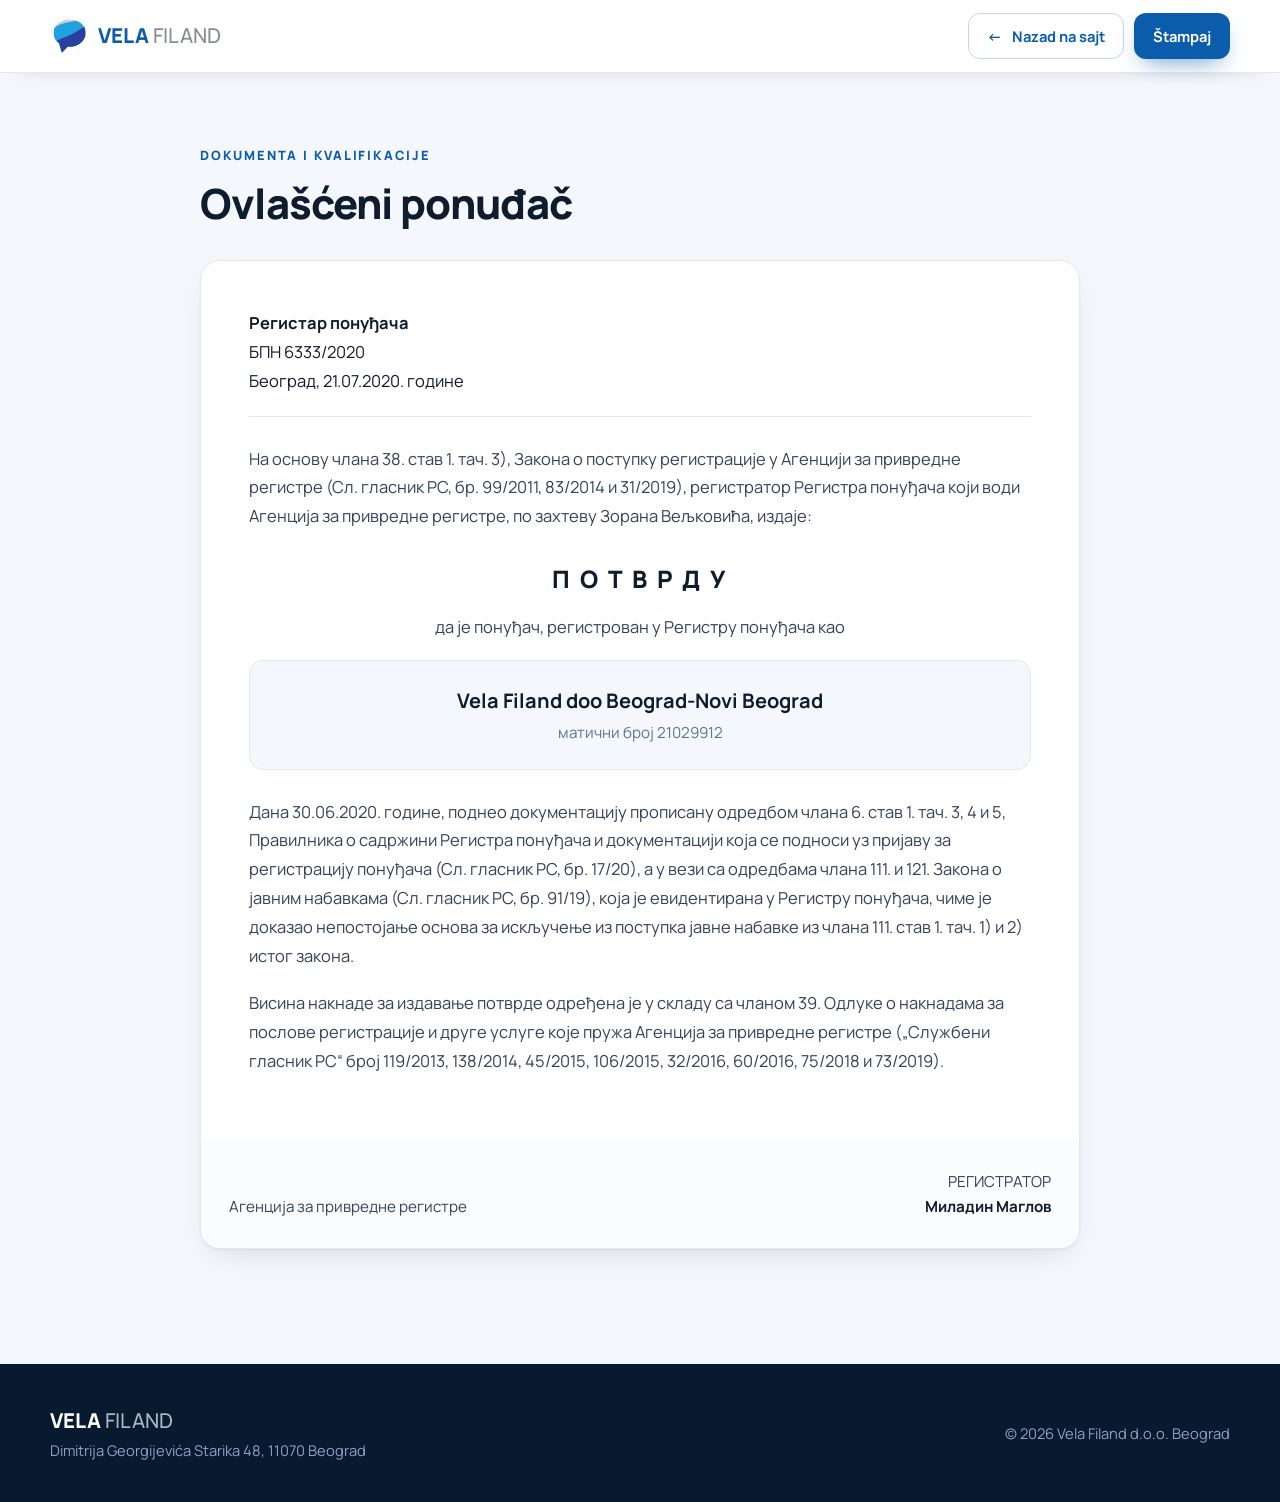
<file: ovlasceni-ponudjac.html>
<!DOCTYPE html>
<html lang="sr">
<head>
<meta charset="utf-8">
<meta name="viewport" content="width=device-width, initial-scale=1">
<title>Ovlašćeni ponuđač — Vela Filand</title>
<meta name="description" content="Potvrda Registra ponuđača Agencije za privredne registre za Vela Filand doo Beograd-Novi Beograd, BPN 6333/2020.">
<link rel="canonical" href="https://velafiland.rs/ovlasceni-ponudjac">
<meta property="og:image" content="https://velafiland.rs/assets/og-image.png">
<meta name="theme-color" content="#071a30">
<link rel="icon" href="assets/favicon.svg" type="image/svg+xml">
<link rel="preconnect" href="https://fonts.googleapis.com">
<link rel="preconnect" href="https://fonts.gstatic.com" crossorigin>
<link href="https://fonts.googleapis.com/css2?family=Manrope:wght@400;500;600;700;800&display=swap" rel="stylesheet">
<link rel="stylesheet" href="assets/style.css?v=5">
</head>
<body class="id-page">

<header class="site-header scrolled">
  <div class="wrap header-inner">
    <a class="brand" href="./" aria-label="Vela Filand — početna">
      <svg class="brand-mark" viewBox="0 0 64 64" aria-hidden="true">
        <defs><clipPath id="vf-clip"><ellipse cx="33" cy="27" rx="27" ry="23"/><path d="M14 40 L20 60 L34 46 Z"/></clipPath></defs>
        <g clip-path="url(#vf-clip)">
          <rect width="64" height="64" fill="#c9ced4"/>
          <path d="M0 26 C16 4 40 12 64 0 L64 64 L0 64Z" fill="#1fa3e0"/>
          <path d="M0 50 C14 34 30 34 42 26 C50 21 58 16 64 12 L64 64 L0 64Z" fill="#2b3f9e"/>
        </g>
      </svg>
      <span class="brand-name"><b>VELA</b> FILAND</span>
    </a>
    <nav class="id-nav" aria-label="Navigacija">
      <a class="btn btn-outline" href="./#dokumenta"><span aria-hidden="true">←</span> Nazad na sajt</a>
      <button class="btn btn-primary" type="button" onclick="window.print()">Štampaj</button>
    </nav>
  </div>
</header>

<main class="section section-tint">
  <div class="wrap id-wrap">
    <p class="kicker">Dokumenta i kvalifikacije</p>
    <h1 class="id-title">Ovlašćeni ponuđač</h1>

    <div class="id-sheet">
      <div class="cert">
        <div class="cert-head">
          <p><strong>Регистар понуђача</strong></p>
          <p>БПН 6333/2020</p>
          <p>Београд, 21.07.2020. године</p>
        </div>

        <p>На основу члана 38. став 1. тач. 3), Закона о поступку регистрације у Агенцији за привредне регистре (Сл. гласник РС, бр. 99/2011, 83/2014 и 31/2019), регистратор Регистра понуђача који води Агенција за привредне регистре, по захтеву Зорана Вељковића, издаје:</p>

        <h2 class="cert-title">П О Т В Р Д У</h2>

        <p class="cert-center">да је понуђач, регистрован у Регистру понуђача као</p>

        <p class="cert-subject"><strong>Vela Filand doo Beograd-Novi Beograd</strong><span>матични број 21029912</span></p>

        <p>Дана 30.06.2020. године, поднео документацију прописану одредбом члана 6. став 1. тач. 3, 4 и 5, Правилника о садржини Регистра понуђача и документацији која се подноси уз пријаву за регистрацију понуђача (Сл. гласник РС, бр. 17/20), а у вези са одредбама члана 111. и 121. Закона о јавним набавкама (Сл. гласник РС, бр. 91/19), која је евидентирана у Регистру понуђача, чиме је доказао непостојање основа за искључење из поступка јавне набавке из члана 111. став 1. тач. 1) и 2) истог закона.</p>

        <p>Висина накнаде за издавање потврде одређена је у складу са чланом 39. Одлуке о накнадама за послове регистрације и друге услуге које пружа Агенција за привредне регистре („Службени гласник РС“ број 119/2013, 138/2014, 45/2015, 106/2015, 32/2016, 60/2016, 75/2018 и 73/2019).</p>
      </div>

      <div class="id-sign">
        <p>Агенција за привредне регистре</p>
        <p>РЕГИСТРАТОР<br><strong>Миладин Маглов</strong></p>
      </div>
    </div>
  </div>
</main>

<footer class="footer">
  <div class="wrap footer-inner">
    <div>
      <span class="brand-name brand-name-light"><b>VELA</b> FILAND</span>
      <p>Dimitrija Georgijevića Starika 48, 11070 Beograd</p>
    </div>
    <p class="copy">© 2026 Vela Filand d.o.o. Beograd</p>
  </div>
</footer>

</body>
</html>
</file>
<file: assets/style.css>
:root {
  --navy-900: #071a30;
  --navy-800: #0b2545;
  --navy-700: #12325c;
  --blue: #0b5cab;
  --blue-600: #094c8f;
  --cyan: #1fa3e0;
  --indigo: #2b3f9e;
  --ink: #0f1c2e;
  --text: #33425a;
  --muted: #64748b;
  --line: #e3e8ef;
  --tint: #f4f7fb;
  --white: #fff;
  --radius: 16px;
  --shadow: 0 1px 2px rgba(15, 28, 46, .05), 0 12px 32px -12px rgba(15, 28, 46, .14);
}

* { box-sizing: border-box; }
html { scroll-behavior: smooth; scroll-padding-top: 84px; -webkit-text-size-adjust: 100%; }
body {
  margin: 0;
  font-family: 'Manrope', system-ui, -apple-system, 'Segoe UI', Roboto, sans-serif;
  font-size: 16.5px;
  line-height: 1.65;
  color: var(--text);
  background: var(--white);
  -webkit-font-smoothing: antialiased;
}
img { max-width: 100%; display: block; }
a { color: var(--blue); text-decoration: none; }
h1, h2, h3 { color: var(--ink); margin: 0; line-height: 1.15; letter-spacing: -.02em; }
h2 { font-size: clamp(1.75rem, 3.2vw, 2.6rem); font-weight: 800; }
h3 { font-size: 1.15rem; font-weight: 700; letter-spacing: -.01em; }
p { margin: 0; }
ul, ol { margin: 0; padding: 0; list-style: none; }

.wrap { width: min(1180px, 100% - 40px); margin-inline: auto; }
.skip { position: absolute; left: -999px; top: 8px; background: #fff; padding: 10px 14px; border-radius: 8px; z-index: 100; }
.skip:focus { left: 8px; }
:focus-visible { outline: 3px solid var(--cyan); outline-offset: 3px; border-radius: 6px; }

/* ---------- Header ---------- */
.site-header {
  position: sticky; top: 0; z-index: 50;
  background: rgba(255, 255, 255, .88);
  backdrop-filter: saturate(160%) blur(14px);
  -webkit-backdrop-filter: saturate(160%) blur(14px);
  border-bottom: 1px solid transparent;
  transition: border-color .2s, box-shadow .2s;
}
.site-header.scrolled { border-color: var(--line); box-shadow: 0 6px 24px -18px rgba(15, 28, 46, .35); }
.header-inner { display: flex; align-items: center; justify-content: space-between; height: 72px; gap: 24px; }
.brand { display: inline-flex; align-items: center; gap: 10px; }
.brand-mark { width: 38px; height: 38px; flex: none; }
.brand-name { font-size: 1.28rem; font-weight: 500; letter-spacing: .01em; color: #868b93; white-space: nowrap; }
.brand-name b { font-weight: 800; color: var(--blue); }
.brand-name-light { color: #aab6c8; }
.brand-name-light b { color: #fff; }

.nav { display: flex; align-items: center; gap: 4px; }
.nav a { color: var(--ink); font-weight: 600; font-size: .93rem; padding: 9px 12px; border-radius: 10px; transition: background .15s, color .15s; }
.nav a:hover { background: var(--tint); color: var(--blue); }
.nav .nav-cta { background: var(--blue); color: #fff; padding: 10px 18px; margin-left: 8px; }
.nav .nav-cta:hover { background: var(--blue-600); color: #fff; }
.nav-toggle { display: none; width: 44px; height: 44px; border: 0; background: transparent; border-radius: 10px; cursor: pointer; padding: 11px; }
.nav-toggle span { display: block; height: 2px; background: var(--ink); border-radius: 2px; margin: 5px 0; transition: transform .2s, opacity .2s; }
.nav-toggle.open span:nth-child(1) { transform: translateY(7px) rotate(45deg); }
.nav-toggle.open span:nth-child(2) { opacity: 0; }
.nav-toggle.open span:nth-child(3) { transform: translateY(-7px) rotate(-45deg); }

/* ---------- Buttons ---------- */
.btn {
  display: inline-flex; align-items: center; gap: 10px;
  font: inherit; font-weight: 700; font-size: .98rem;
  padding: 14px 24px; border-radius: 12px; border: 1.5px solid transparent;
  transition: transform .15s, background .15s, border-color .15s, box-shadow .15s;
  white-space: nowrap;
}
.btn:hover { transform: translateY(-1px); }
.btn small { font-size: .7rem; font-weight: 800; letter-spacing: .06em; padding: 3px 7px; border-radius: 6px; background: rgba(255, 255, 255, .2); }
.btn-primary { background: var(--blue); color: #fff; box-shadow: 0 10px 24px -10px rgba(11, 92, 171, .7); }
.btn-primary:hover { background: var(--blue-600); }
.btn-ghost { color: #fff; border-color: rgba(255, 255, 255, .28); }
.btn-ghost:hover { background: rgba(255, 255, 255, .08); border-color: rgba(255, 255, 255, .5); }
.btn-outline { color: var(--blue); border-color: #c5d4e6; background: #fff; }
.btn-outline:hover { border-color: var(--blue); }
.btn-light { background: #fff; color: var(--navy-800); }
.btn-light small { background: var(--tint); color: var(--blue); }

/* ---------- Hero ---------- */
.hero {
  position: relative; overflow: hidden; color: #c9d6e8;
  background:
    radial-gradient(900px 500px at 85% -10%, rgba(31, 163, 224, .28), transparent 60%),
    radial-gradient(700px 500px at -10% 30%, rgba(43, 63, 158, .45), transparent 60%),
    linear-gradient(180deg, var(--navy-800), var(--navy-900));
  padding: 84px 0 0;
}
.hero::before {
  content: ""; position: absolute; inset: 0;
  background-image: linear-gradient(rgba(255, 255, 255, .045) 1px, transparent 1px), linear-gradient(90deg, rgba(255, 255, 255, .045) 1px, transparent 1px);
  background-size: 56px 56px;
  mask-image: radial-gradient(ellipse at 50% 0%, #000 20%, transparent 75%);
  -webkit-mask-image: radial-gradient(ellipse at 50% 0%, #000 20%, transparent 75%);
}
.hero-bg { position: absolute; inset: 0; }
.hero-bg svg { width: 100%; height: 100%; }
.hero-grid { position: relative; display: grid; grid-template-columns: 1.15fr .85fr; gap: 56px; align-items: center; }
.eyebrow { display: inline-flex; align-items: center; gap: 10px; font-size: .82rem; font-weight: 700; letter-spacing: .12em; text-transform: uppercase; color: #9fc4ea; margin-bottom: 22px; }
.eyebrow .dot { width: 8px; height: 8px; border-radius: 50%; background: var(--cyan); box-shadow: 0 0 0 5px rgba(31, 163, 224, .2); }
.hero h1 { color: #fff; font-size: clamp(2.5rem, 6vw, 4.6rem); font-weight: 800; letter-spacing: -.035em; line-height: 1.03; }
.hero h1 em { font-style: normal; background: linear-gradient(90deg, #5cc8f5, #1fa3e0 60%, #7f93f0); -webkit-background-clip: text; background-clip: text; color: transparent; }
.lead { font-size: 1.16rem; max-width: 56ch; margin-top: 24px; color: #c2d0e3; }
.hero-actions { display: flex; flex-wrap: wrap; gap: 12px; margin-top: 34px; }
.hero-brands { display: flex; flex-wrap: wrap; gap: 8px 22px; margin-top: 44px; padding-top: 24px; border-top: 1px solid rgba(255, 255, 255, .1); font-size: .8rem; font-weight: 800; letter-spacing: .16em; color: #7f97b6; }

.hero-panel {
  background: linear-gradient(180deg, rgba(255, 255, 255, .09), rgba(255, 255, 255, .04));
  border: 1px solid rgba(255, 255, 255, .14);
  border-radius: 20px; padding: 8px 22px 12px;
  backdrop-filter: blur(8px); -webkit-backdrop-filter: blur(8px);
  box-shadow: 0 40px 80px -40px rgba(0, 0, 0, .6);
}
.panel-head { display: flex; justify-content: space-between; align-items: center; padding: 16px 0 14px; font-size: .78rem; font-weight: 700; letter-spacing: .1em; text-transform: uppercase; color: #9fb3cf; border-bottom: 1px solid rgba(255, 255, 255, .1); }
.live { display: inline-flex; align-items: center; gap: 8px; color: #cfe0f5; }
.live i { width: 7px; height: 7px; border-radius: 50%; background: #3ddc97; }
.panel-list li { display: flex; justify-content: space-between; align-items: center; gap: 16px; padding: 15px 0; border-bottom: 1px solid rgba(255, 255, 255, .08); }
.panel-list li:last-child { border-bottom: 0; }
.panel-list strong { display: block; color: #fff; font-weight: 700; font-size: .98rem; line-height: 1.3; }
.panel-list span { font-size: .86rem; color: #9fb3cf; }
.panel-list b { flex: none; font-size: .78rem; font-weight: 700; color: #bfe6fa; background: rgba(31, 163, 224, .16); border: 1px solid rgba(31, 163, 224, .3); padding: 4px 10px; border-radius: 999px; font-variant-numeric: tabular-nums; }

.stats { position: relative; display: grid; grid-template-columns: repeat(3, 1fr); margin: 72px 0 0; padding-bottom: 20px; }
.stats > div { padding: 28px 24px 28px 28px; border-top: 1px solid rgba(255, 255, 255, .12); border-left: 1px solid rgba(255, 255, 255, .12); }
.stats > div:nth-child(3n+1) { padding-left: 0; border-left: 0; }
.stats dt { color: #fff; white-space: nowrap; font-size: clamp(1.3rem, 3.4vw, 2.7rem); font-weight: 800; letter-spacing: -.03em; line-height: 1; font-variant-numeric: tabular-nums; }
.stats dt small { font-size: .45em; font-weight: 700; color: var(--cyan); letter-spacing: 0; }
.stats dd { margin: 10px 0 0; font-size: .92rem; color: #9fb3cf; max-width: 24ch; line-height: 1.45; }

/* ---------- Sections ---------- */
.section { padding: clamp(72px, 9vw, 120px) 0; }
.section-tint { background: var(--tint); }
.section-dark { background: radial-gradient(800px 400px at 100% 0%, rgba(31, 163, 224, .2), transparent 60%), linear-gradient(180deg, var(--navy-800), var(--navy-900)); color: #c2d0e3; }
.section-dark h2, .section-dark h3 { color: #fff; }
.section-dark .muted { color: #a9bbd3; }
.kicker { font-size: .8rem; font-weight: 800; letter-spacing: .14em; text-transform: uppercase; color: var(--blue); margin-bottom: 14px; }
.section-dark .kicker { color: var(--cyan); }
.section-head { max-width: 760px; margin-bottom: 52px; }
.muted { color: var(--muted); margin-top: 16px; font-size: 1.06rem; }

/* O nama */
.split { display: grid; grid-template-columns: .9fr 1.1fr; gap: clamp(32px, 6vw, 88px); align-items: start; }
.split-head { position: sticky; top: 110px; }
.values { display: flex; flex-wrap: wrap; gap: 8px; margin-top: 28px; }
.values span { font-size: .86rem; font-weight: 700; color: var(--blue); background: #e9f2fb; padding: 7px 14px; border-radius: 999px; }
.principles li { display: grid; grid-template-columns: 56px 1fr; gap: 12px; padding: 26px 0; border-top: 1px solid var(--line); }
.principles li:last-child { border-bottom: 1px solid var(--line); }
.principles .num { font-size: .86rem; font-weight: 800; color: var(--cyan); padding-top: 5px; font-variant-numeric: tabular-nums; }
.principles p { font-size: 1.2rem; font-weight: 600; color: var(--ink); line-height: 1.45; letter-spacing: -.01em; }

/* Delatnost */
.cards3 { display: grid; grid-template-columns: repeat(3, 1fr); gap: 22px; }
.card { background: #fff; border: 1px solid var(--line); border-radius: var(--radius); padding: 32px 28px; box-shadow: var(--shadow); transition: transform .2s, box-shadow .2s, border-color .2s; }
.card:hover { transform: translateY(-4px); border-color: #c9d9ec; box-shadow: 0 1px 2px rgba(15, 28, 46, .05), 0 24px 48px -18px rgba(11, 92, 171, .28); }
.icon { width: 52px; height: 52px; display: grid; place-items: center; border-radius: 14px; background: linear-gradient(135deg, var(--cyan), var(--indigo)); margin-bottom: 22px; }
.icon svg, .ci svg { width: 24px; height: 24px; fill: none; stroke: #fff; stroke-width: 1.8; stroke-linecap: round; stroke-linejoin: round; }
.card h3 { font-size: 1.3rem; margin-bottom: 16px; }
.ticks li { position: relative; padding: 9px 0 9px 28px; font-size: .97rem; line-height: 1.55; }
.ticks li::before { content: ""; position: absolute; left: 0; top: 15px; width: 16px; height: 16px; border-radius: 50%; background: #e3f3fc url("data:image/svg+xml,%3Csvg xmlns='http://www.w3.org/2000/svg' viewBox='0 0 16 16'%3E%3Cpath d='M4.500 8.300l2.300 2.300 4.700-5' fill='none' stroke='%230b5cab' stroke-width='1.800' stroke-linecap='round' stroke-linejoin='round'/%3E%3C/svg%3E") center/contain no-repeat; }
.ticks b { color: var(--ink); font-weight: 700; }
.ticks-light li { color: #d5e0ef; font-size: 1.02rem; }
.ticks-light li::before { background-color: rgba(31, 163, 224, .25); filter: brightness(2.2); }

.brochure { display: flex; align-items: center; justify-content: space-between; gap: 24px; flex-wrap: wrap; margin-top: 22px; padding: 28px 32px; border-radius: var(--radius); background: #fff; border: 1px dashed #bcd0e6; }
.brochure p { color: var(--muted); margin-top: 4px; }

/* Partneri */
.partners { display: grid; grid-template-columns: repeat(2, 1fr); gap: 22px; max-width: 820px; }
.partners .plogo { height: 130px; }
.partners .plogo img { max-height: 84px; }
.partner { display: block; color: inherit; border: 1px solid var(--line); border-radius: var(--radius); padding: 22px; background: #fff; transition: transform .2s, box-shadow .2s, border-color .2s; }
a.partner:hover { transform: translateY(-3px); border-color: #c9d9ec; box-shadow: var(--shadow); }
.plogo { display: grid; place-items: center; height: 96px; margin-bottom: 18px; border-radius: 10px; background: #fff; border: 1px solid #eef2f7; padding: 14px; }
.plogo img { max-height: 64px; width: auto; object-fit: contain; }
.plogo-text { font-size: 1.9rem; font-weight: 800; letter-spacing: .08em; color: var(--navy-700); }
.partner h3 { font-size: 1.05rem; display: flex; align-items: baseline; justify-content: space-between; gap: 8px; }
.partner h3 small { font-size: .72rem; font-weight: 700; letter-spacing: .08em; text-transform: uppercase; color: var(--muted); }
.partner p { font-size: .93rem; color: var(--muted); margin-top: 8px; line-height: 1.5; }

/* Reference */
.clients { display: flex; flex-wrap: wrap; gap: 10px 34px; margin: -16px 0 36px; font-weight: 800; font-size: 1.02rem; letter-spacing: -.01em; color: #8b9ab0; }
.ref-box { background: #fff; border: 1px solid var(--line); border-radius: 20px; box-shadow: var(--shadow); overflow: hidden; }
.chips { display: flex; flex-wrap: wrap; gap: 8px; padding: 20px 24px; border-bottom: 1px solid var(--line); background: #fbfcfe; }
.chip { font: inherit; font-size: .88rem; font-weight: 700; color: var(--text); background: #fff; border: 1px solid var(--line); padding: 8px 15px; border-radius: 999px; cursor: pointer; transition: all .15s; }
.chip:hover { border-color: var(--blue); color: var(--blue); }
.chip.on { background: var(--navy-800); border-color: var(--navy-800); color: #fff; }
.ref-list li { display: flex; align-items: center; gap: 16px; padding: 16px 24px; border-bottom: 1px solid #eef2f7; transition: background .15s; }
.ref-list li:hover { background: #f8fafd; }
.ref-list li[hidden] { display: none; }
.ref-list.filtered .ref-cat { display: none; }
.ref-main { flex: 1; min-width: 0; }
.ref-main strong { display: block; color: var(--ink); font-weight: 700; line-height: 1.35; }
.ref-main span { font-size: .92rem; color: var(--muted); }
.ref-cat { flex: none; font-size: .74rem; font-weight: 700; color: var(--muted); background: var(--tint); padding: 4px 10px; border-radius: 6px; }
.ref-year { flex: none; min-width: 92px; text-align: right; font-weight: 800; color: var(--blue); font-variant-numeric: tabular-nums; font-size: .95rem; }
.ref-foot { padding: 16px 24px; font-size: .84rem; color: var(--muted); background: #fbfcfe; }

/* ESCO */
.steps { display: grid; grid-template-columns: repeat(5, 1fr); gap: 16px; counter-reset: s; }
.steps li { position: relative; padding: 26px 22px; border-radius: var(--radius); background: rgba(255, 255, 255, .05); border: 1px solid rgba(255, 255, 255, .1); }
.steps li > span { display: grid; place-items: center; width: 36px; height: 36px; border-radius: 10px; font-weight: 800; color: #fff; background: linear-gradient(135deg, var(--cyan), var(--indigo)); margin-bottom: 18px; }
.steps h3 { font-size: 1.04rem; margin-bottom: 8px; }
.steps p { font-size: .92rem; line-height: 1.55; color: #a9bbd3; }
.esco-bottom { display: grid; grid-template-columns: 1fr 1fr; gap: 22px; margin-top: 22px; }
.why, .deck { padding: 34px; border-radius: var(--radius); }
.why { background: rgba(255, 255, 255, .05); border: 1px solid rgba(255, 255, 255, .1); }
.why h3, .deck h3 { font-size: 1.35rem; margin-bottom: 14px; }
.deck { background: linear-gradient(135deg, #0b5cab, #2b3f9e); color: #dbe7f7; }
.deck-tag { font-size: .76rem; font-weight: 800; letter-spacing: .1em; text-transform: uppercase; color: #a8d8f5; margin-bottom: 12px; }
.deck .btn { margin-top: 24px; }

/* Dokumenta */
.doc-group { font-size: .8rem; font-weight: 800; letter-spacing: .12em; text-transform: uppercase; color: var(--muted); margin: 34px 0 14px; padding-bottom: 10px; border-bottom: 1px solid var(--line); }
.section-head + .doc-group { margin-top: 0; }
.docs { display: grid; grid-template-columns: repeat(3, 1fr); gap: 16px; }
.doc { display: flex; align-items: center; gap: 16px; padding: 20px; border: 1px solid var(--line); border-radius: 14px; background: #fff; color: inherit; transition: transform .2s, box-shadow .2s, border-color .2s; }
a.doc:hover { transform: translateY(-2px); border-color: #c9d9ec; box-shadow: var(--shadow); }
.ext { flex: none; display: grid; place-items: center; width: 52px; height: 60px; border-radius: 8px; font-size: .68rem; font-weight: 800; letter-spacing: .06em; color: var(--blue); background: #e9f2fb; border: 1px solid #d3e4f5; }
.doc h3 { font-size: 1rem; }
.doc p { font-size: .88rem; color: var(--muted); line-height: 1.4; margin-top: 3px; }
.doc-pending { border-style: dashed; background: #fbfcfe; }
.doc-pending .ext { color: #9a6a00; background: #fff6dd; border-color: #f3e2ad; }

/* Kontakt */
.contact { display: grid; grid-template-columns: 1fr 1fr; gap: clamp(28px, 5vw, 64px); align-items: stretch; }
.contact-list { margin-top: 30px; }
.contact-list li { display: flex; gap: 16px; padding: 16px 0; border-top: 1px solid var(--line); }
.ci { flex: none; display: grid; place-items: center; width: 44px; height: 44px; border-radius: 12px; background: var(--navy-800); }
.ci svg { width: 20px; height: 20px; }
.contact-list small { display: block; font-size: .74rem; font-weight: 800; letter-spacing: .1em; text-transform: uppercase; color: var(--muted); }
.contact-list a { color: var(--ink); font-weight: 700; font-size: 1.08rem; }
.contact-list a:hover { color: var(--blue); }
.contact-list em { font-style: normal; font-size: .85rem; color: var(--muted); }
.legal { display: flex; flex-wrap: wrap; gap: 12px 40px; margin: 0; padding: 18px 0; border-top: 1px solid var(--line); border-bottom: 1px solid var(--line); }
.legal dt { font-size: .74rem; font-weight: 800; letter-spacing: .1em; text-transform: uppercase; color: var(--muted); }
.legal dd { margin: 2px 0 0; font-weight: 700; color: var(--ink); font-variant-numeric: tabular-nums; }
.contact .hero-actions { margin-top: 28px; }
.map { border-radius: 20px; overflow: hidden; border: 1px solid var(--line); box-shadow: var(--shadow); min-height: 420px; background: #e8eef5; }
.map iframe { width: 100%; height: 100%; min-height: 420px; border: 0; display: block; }

/* Footer */
.footer { background: var(--navy-900); color: #8ea2bd; padding: 40px 0; font-size: .92rem; }
.footer-inner { display: flex; align-items: center; justify-content: space-between; gap: 24px; flex-wrap: wrap; }
.footer nav { display: flex; flex-wrap: wrap; gap: 6px 22px; }
.footer nav a { color: #c2d0e3; font-weight: 600; }
.footer nav a:hover { color: #fff; }

/* ---------- Reveal ---------- */
.js .reveal { opacity: 0; transform: translateY(18px); transition: opacity .6s ease, transform .6s ease; }
.js .reveal.in { opacity: 1; transform: none; }
@media (prefers-reduced-motion: reduce) {
  html { scroll-behavior: auto; }
  .js .reveal { opacity: 1; transform: none; transition: none; }
}

/* ---------- Responsive ---------- */
@media (max-width: 1080px) {
  .steps { grid-template-columns: repeat(3, 1fr); }
  .nav a { padding: 9px 9px; font-size: .9rem; }
}
@media (max-width: 940px) {
  .nav-toggle { display: block; }
  .nav {
    position: absolute; top: 72px; left: 0; right: 0;
    flex-direction: column; align-items: stretch; gap: 2px;
    background: #fff; padding: 12px 20px 20px; border-bottom: 1px solid var(--line);
    box-shadow: 0 24px 40px -24px rgba(15, 28, 46, .3);
    display: none;
  }
  .nav.open { display: flex; }
  .nav a { padding: 13px 12px; font-size: 1rem; }
  .nav .nav-cta { margin: 8px 0 0; text-align: center; }
  .hero { padding-top: 56px; }
  .hero-grid, .split, .contact, .esco-bottom { grid-template-columns: 1fr; }
  .split-head { position: static; }
  .cards3 { grid-template-columns: 1fr; }
  .docs { grid-template-columns: repeat(2, 1fr); }
  .stats { grid-template-columns: repeat(2, 1fr); margin-top: 48px; }
  .stats > div, .stats > div:nth-child(3n+1) { padding: 22px 12px 22px 20px; border-left: 1px solid rgba(255, 255, 255, .12); }
  .stats > div:nth-child(odd) { padding-left: 0; border-left: 0; }
}
@media (max-width: 640px) {
  body { font-size: 16px; }
  .wrap { width: calc(100% - 32px); }
  .partners { grid-template-columns: 1fr; gap: 12px; }
  .partner { padding: 16px; }
  .steps, .docs { grid-template-columns: 1fr; }
  .principles li { grid-template-columns: 40px 1fr; }
  .principles p { font-size: 1.06rem; }
  .ref-list li { flex-wrap: wrap; gap: 6px 12px; padding: 14px 16px; }
  .ref-main { flex-basis: 100%; }
  .ref-year { min-width: 0; text-align: left; }
  .chips { padding: 14px 16px; flex-wrap: nowrap; overflow-x: auto; scrollbar-width: none; }
  .chips::-webkit-scrollbar { display: none; }
  .chip { flex: none; }
  .brochure, .why, .deck { padding: 24px; }
  .btn { padding: 13px 20px; }
  .hero-actions .btn { flex: 1 1 auto; justify-content: center; }
  .footer-inner { flex-direction: column; align-items: flex-start; }
}

/* ---------- Obrazac za identifikaciju ---------- */
.id-nav { display: flex; gap: 10px; }
.id-nav .btn { padding: 10px 18px; font-size: .92rem; }
.id-page main { padding-top: clamp(40px, 6vw, 72px); }
.id-wrap { max-width: 880px; }
.id-title { font-size: clamp(1.8rem, 4vw, 2.6rem); font-weight: 800; margin-bottom: 32px; }
.id-sheet { background: #fff; border: 1px solid var(--line); border-radius: 20px; box-shadow: var(--shadow); overflow: hidden; }
.id-table { margin: 0; }
.id-table > div { display: grid; grid-template-columns: minmax(0, 5fr) minmax(0, 6fr); gap: 20px; padding: 16px 28px; border-bottom: 1px solid #eef2f7; }
.id-table dt { display: flex; gap: 14px; font-size: .8rem; font-weight: 800; letter-spacing: .06em; text-transform: uppercase; color: var(--muted); line-height: 1.5; padding-top: 3px; }
.id-table dt span { flex: none; width: 22px; color: var(--cyan); font-variant-numeric: tabular-nums; }
.id-table dd { margin: 0; font-weight: 700; color: var(--ink); font-variant-numeric: tabular-nums; overflow-wrap: anywhere; }
.id-table dd a { color: inherit; }
.id-table dd a:hover { color: var(--blue); }
.id-sign { display: flex; justify-content: space-between; align-items: flex-end; gap: 24px; flex-wrap: wrap; padding: 28px; background: #fbfcfe; font-size: .95rem; }
.id-sign p:last-child { text-align: right; }
.id-sign strong { color: var(--ink); }
@media (max-width: 640px) {
  .id-table > div { grid-template-columns: 1fr; gap: 4px; padding: 14px 18px; }
  .id-nav .btn-outline span { display: none; }
  .id-nav .btn { padding: 9px 12px; }
}
@media print {
  .site-header, .footer, .kicker { display: none; }
  .id-page main { padding: 0; background: #fff; }
  .id-sheet { box-shadow: none; border-radius: 0; }
  .id-table > div { padding: 9px 12px; }
}

/* ---------- Potvrda (ovlašćeni ponuđač) ---------- */
.cert { padding: clamp(24px, 5vw, 48px); color: var(--text); }
.cert p { margin-bottom: 18px; line-height: 1.75; }
.cert-head { margin-bottom: 28px; padding-bottom: 20px; border-bottom: 1px solid var(--line); color: var(--ink); }
.cert-head p { margin: 0; }
.cert-title { text-align: center; font-size: 1.5rem; letter-spacing: .1em; margin: 34px 0 20px; }
.cert-center { text-align: center; }
.cert-subject { text-align: center; padding: 22px; margin: 6px 0 28px !important; border-radius: 14px; background: var(--tint); border: 1px solid var(--line); }
.cert-subject strong { display: block; font-size: 1.25rem; color: var(--ink); }
.cert-subject span { font-size: .95rem; color: var(--muted); }
</file>
